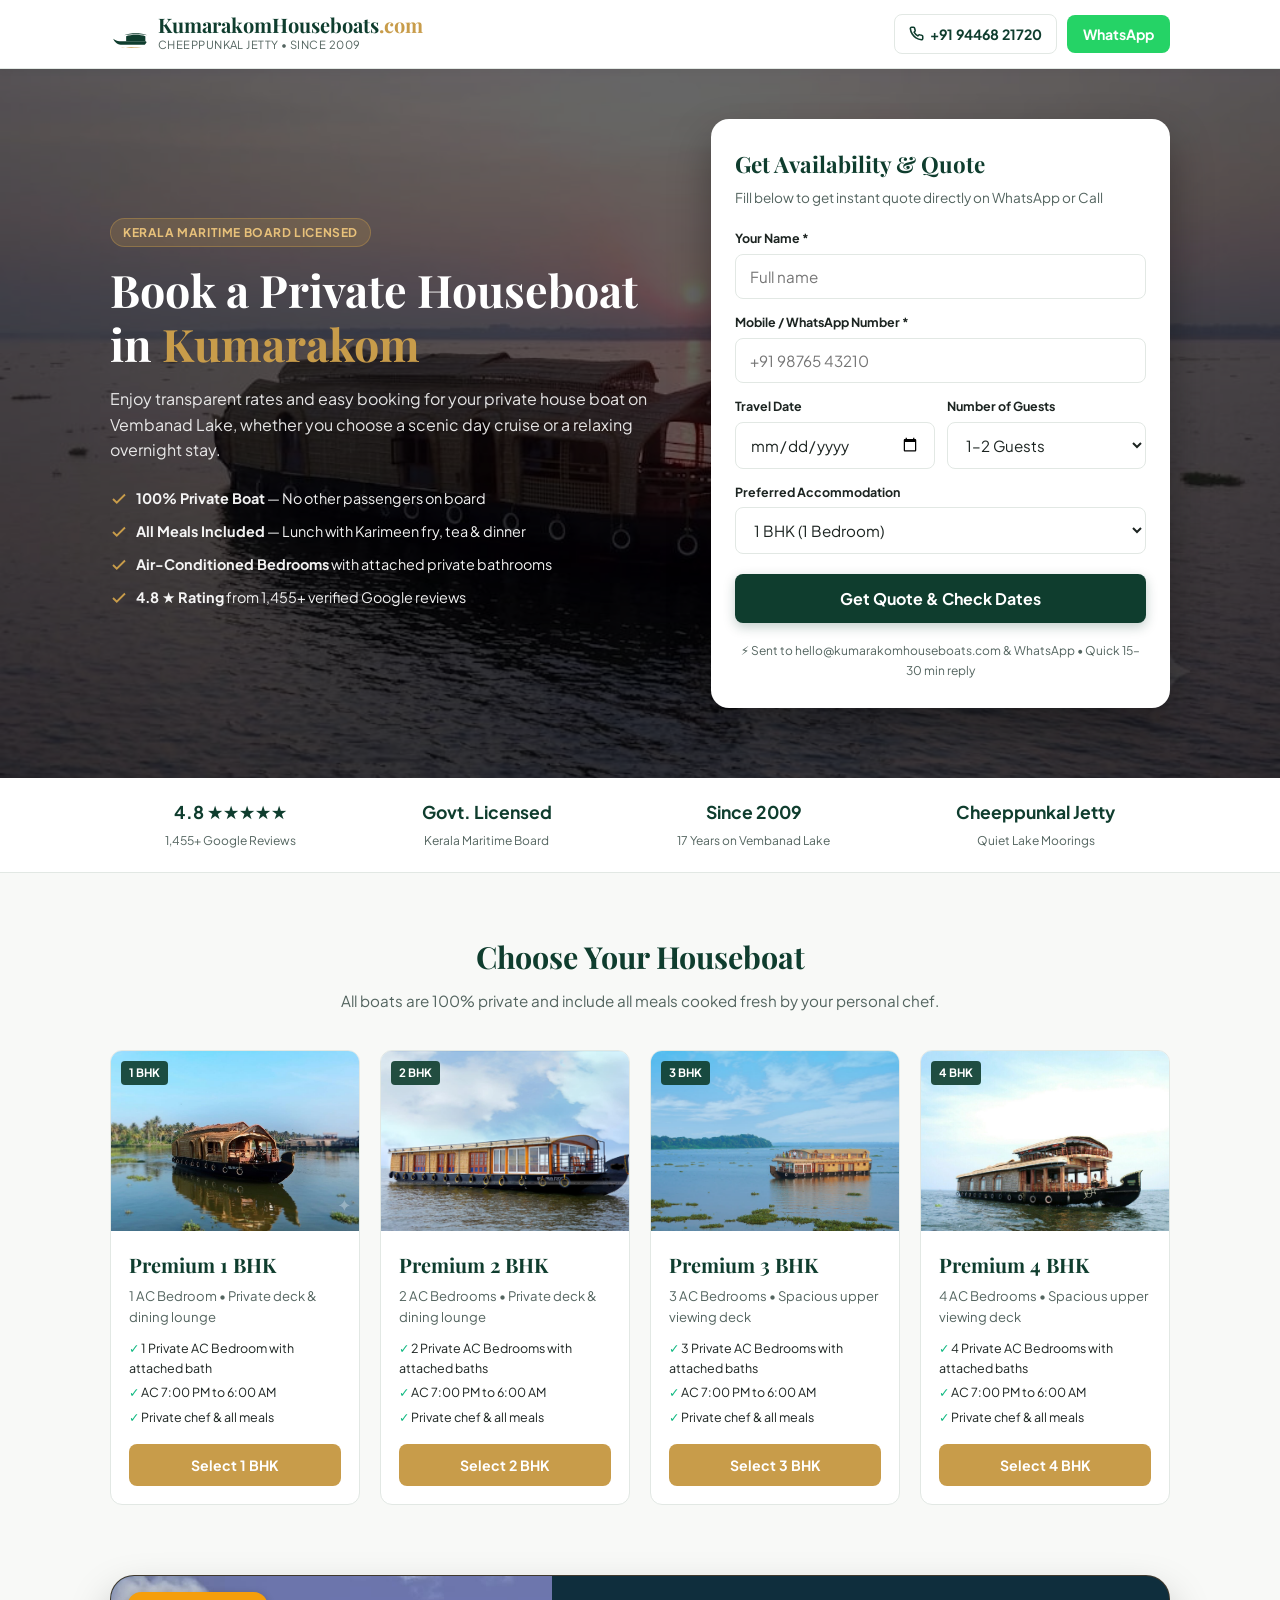
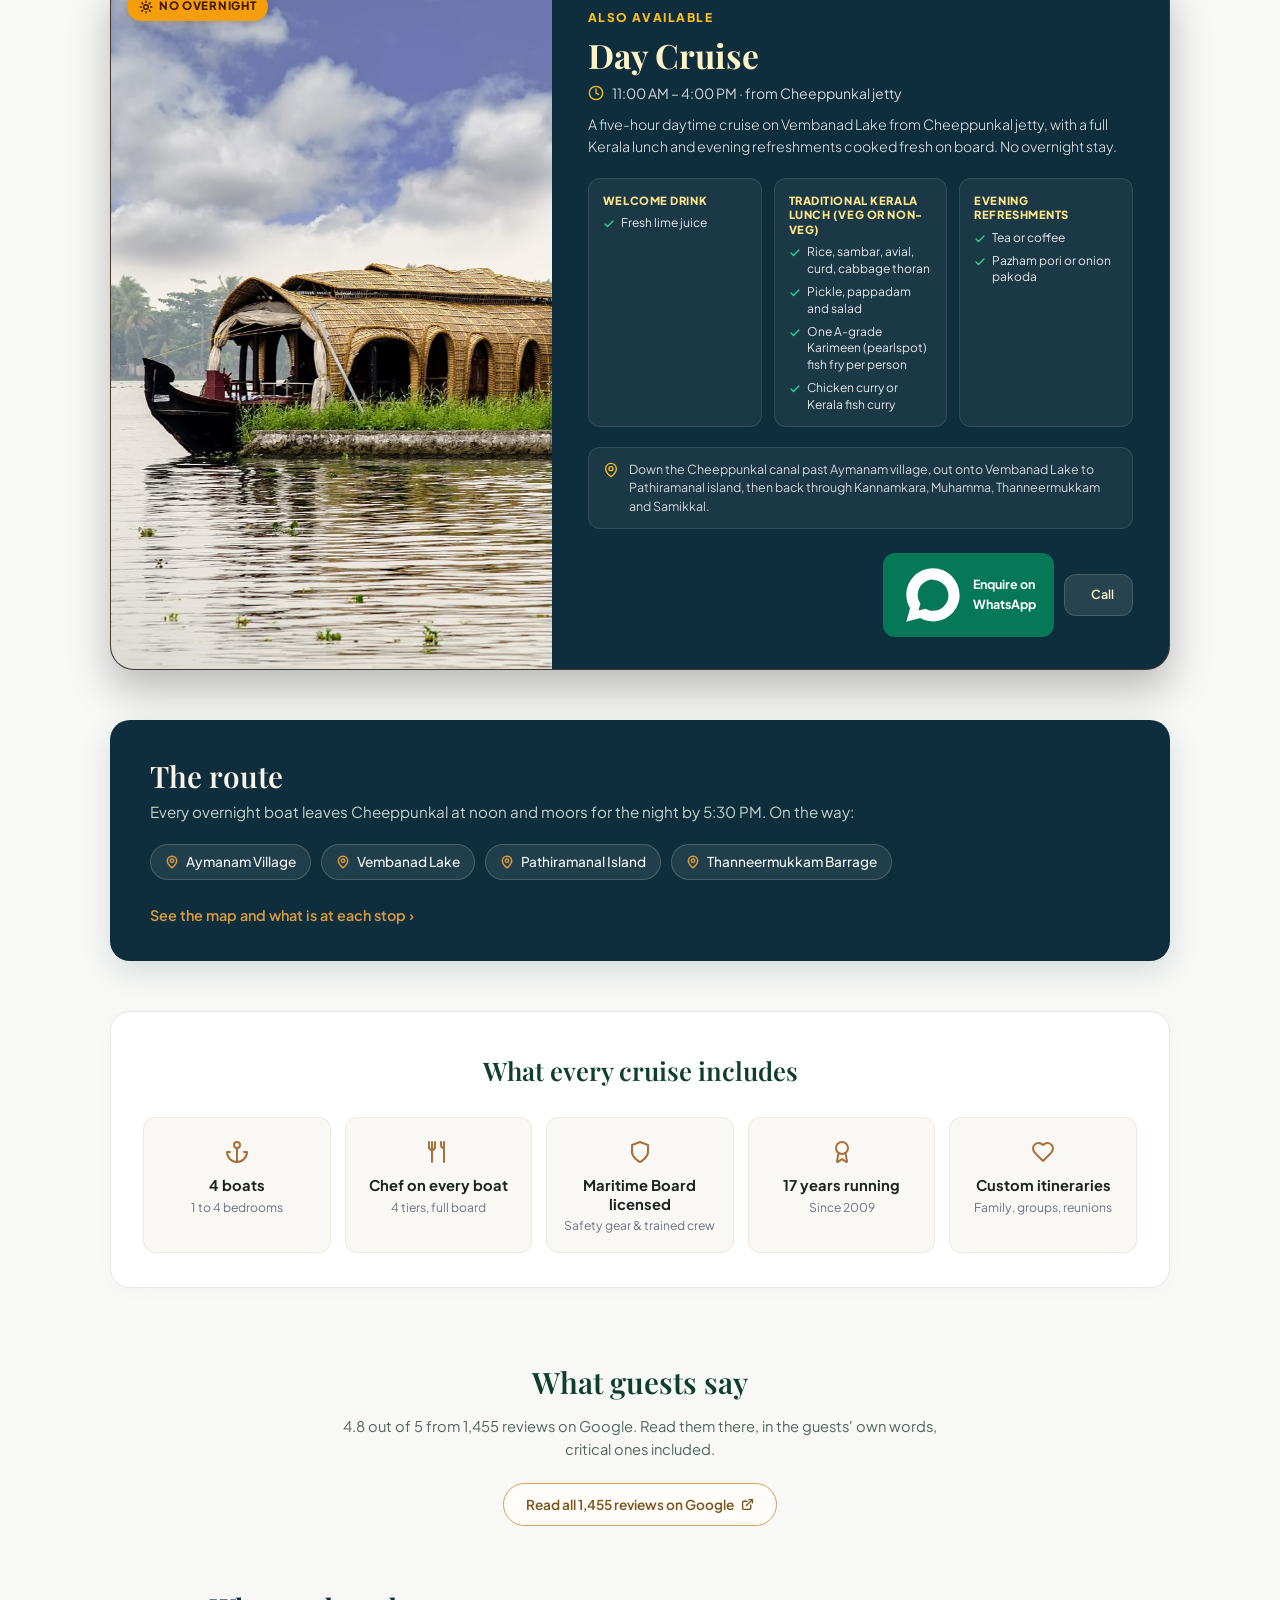
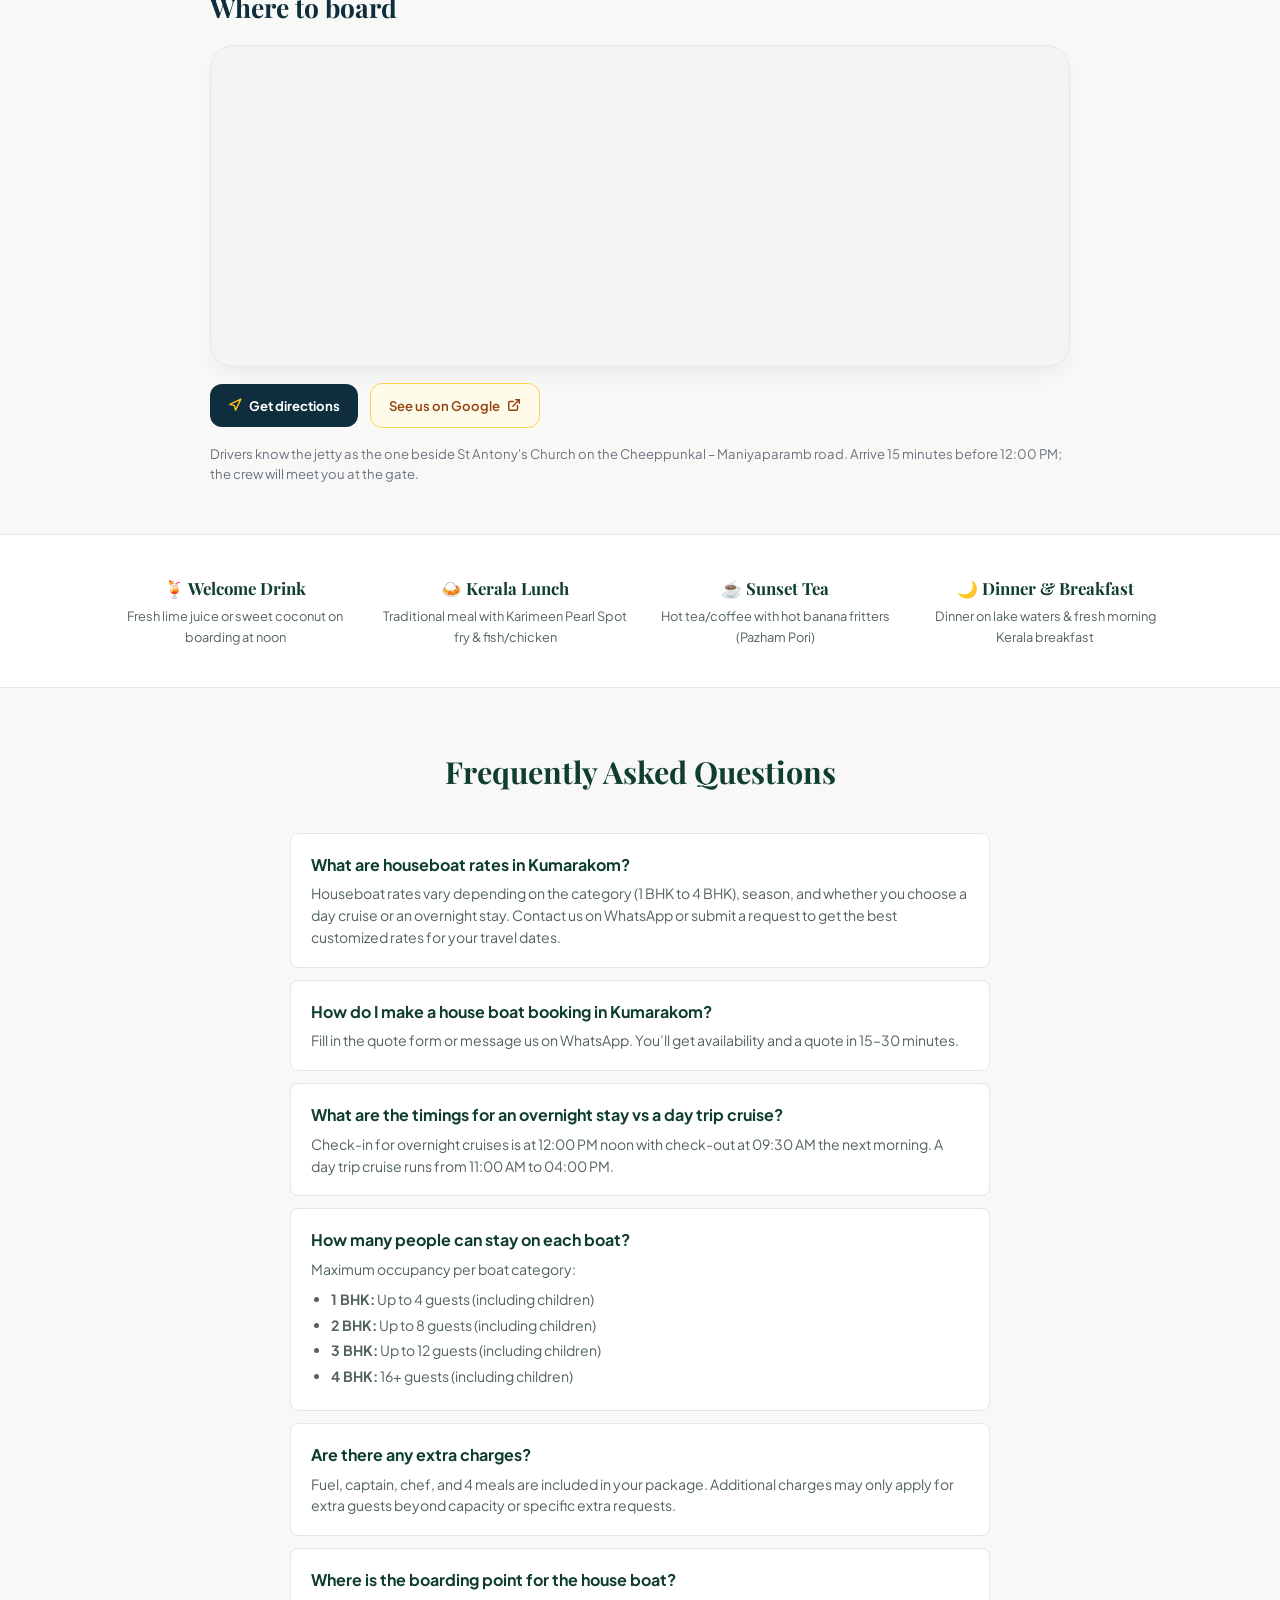
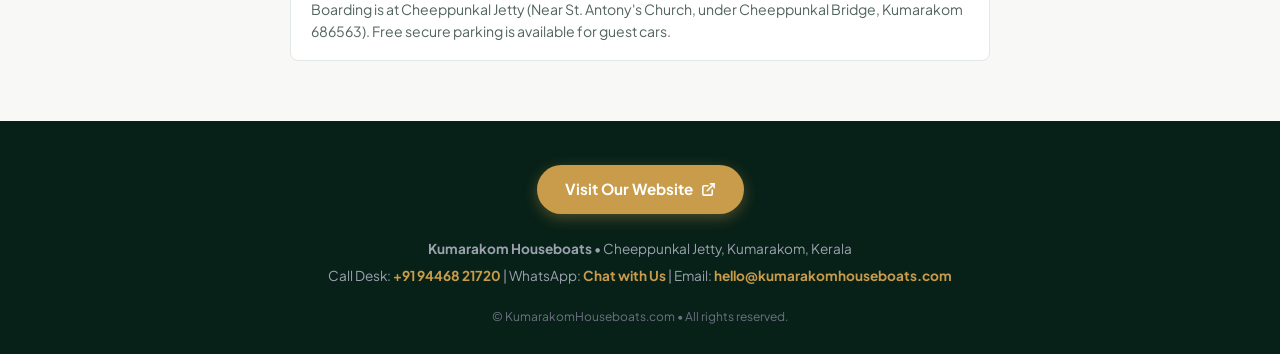
<file: index.html>
<!DOCTYPE html>
<html lang="en">
<head>
  <meta charset="UTF-8">
  <meta name="viewport" content="width=device-width, initial-scale=1.0">
  <title>Kumarakom Houseboat Booking | Rates, Day Cruise &amp; Overnight Stay</title>
  <meta name="description" content="Book private houseboats in Kumarakom. 1–4 BHK options available for day cruise (11 AM–4 PM) and overnight stays. Chef and all meals included. Get an instant quote on WhatsApp.">
  <meta name="theme-color" content="#0F3D2E">

  <!-- OpenGraph -->
  <meta property="og:title" content="Kumarakom Houseboat Booking | Rates, Day Cruise &amp; Overnight Stay">
  <meta property="og:description" content="Book private houseboats in Kumarakom. 1–4 BHK options available for day cruise (11 AM–4 PM) and overnight stays. Chef and all meals included. Get an instant quote on WhatsApp.">
  <meta property="og:image" content="assets/images/hero-bg.jpg">

  <!-- Google Fonts -->
  <link rel="preconnect" href="https://fonts.googleapis.com">
  <link rel="preconnect" href="https://fonts.gstatic.com" crossorigin>
  <link href="https://fonts.googleapis.com/css2?family=Playfair+Display:wght@600;700&family=Plus+Jakarta+Sans:wght@400;500;600;700&display=swap" rel="stylesheet">

  <link rel="stylesheet" href="assets/css/styles.css">

  <!-- FAQPage Schema -->
  <script type="application/ld+json">
  {
    "@context": "https://schema.org",
    "@type": "FAQPage",
    "mainEntity": [
      {
        "@type": "Question",
        "name": "What are houseboat rates in Kumarakom?",
        "acceptedAnswer": {
          "@type": "Answer",
          "text": "Houseboat rates vary depending on the category (1 BHK to 4 BHK), season, and whether you choose a day cruise or an overnight stay. Contact us on WhatsApp or submit a request to get the best customized rates for your travel dates."
        }
      },
      {
        "@type": "Question",
        "name": "How do I make a house boat booking in Kumarakom?",
        "acceptedAnswer": {
          "@type": "Answer",
          "text": "Fill in the quote form or message us on WhatsApp. You’ll get availability and a quote in 15–30 minutes."
        }
      },
      {
        "@type": "Question",
        "name": "What are the timings for an overnight stay vs a day trip cruise?",
        "acceptedAnswer": {
          "@type": "Answer",
          "text": "Check-in for overnight cruises is at 12:00 PM noon with check-out at 09:30 AM the next morning. A day trip cruise runs from 11:00 AM to 04:00 PM."
        }
      },
      {
        "@type": "Question",
        "name": "How many people can stay on each boat?",
        "acceptedAnswer": {
          "@type": "Answer",
          "text": "1 BHK: Up to 4 guests (including children)\n2 BHK: Up to 8 guests (including children)\n3 BHK: Up to 12 guests (including children)\n4 BHK: 16+ guests (including children)"
        }
      },
      {
        "@type": "Question",
        "name": "Are there any extra charges?",
        "acceptedAnswer": {
          "@type": "Answer",
          "text": "Fuel, captain, chef, and 4 meals are included in your package. Additional charges may only apply for extra guests beyond capacity or specific extra requests."
        }
      },
      {
        "@type": "Question",
        "name": "Where is the boarding point for the house boat?",
        "acceptedAnswer": {
          "@type": "Answer",
          "text": "Boarding is at Cheeppunkal Jetty (Near St. Antony's Church, under Cheeppunkal Bridge, Kumarakom 686563). Free secure parking is available for guest cars."
        }
      }
    ]
  }
  </script>
</head>
<body>

  <!-- Header -->
  <header class="header">
    <div class="container header-inner">
      <div class="brand">
        <svg class="brand-icon" viewBox="0 0 60 50" fill="none" xmlns="http://www.w3.org/2000/svg" aria-hidden="true">
          <path d="M5 32.4C8.4 34.6 11.4 35.9 14.8 36.5H55.9C57.1 36.5 57.8 37.4 57.5 38.7L54.9 42H19.5C12.6 42 7.2 38.2 5 32.4Z" fill="#0F3D2E"/>
          <path fill-rule="evenodd" clip-rule="evenodd" d="M25.5 36.5V28.6C33 25.4 48.5 25.4 55.8 28.6V36.5H25.5Z" fill="#0F3D2E"/>
          <path d="M22.6 27C32 22.9 49 22.9 58.7 27C49 24.7 32 24.7 22.6 27Z" fill="#0F3D2E"/>
          <path d="M16.5 45.6C25.34 45.96 41.66 45.96 50.5 45.6C41.66 47.36 25.34 47.36 16.5 45.6Z" fill="#C89C4A"/>
        </svg>
        <div>
          <div class="brand-name">KumarakomHouseboats<span>.com</span></div>
          <div class="brand-tag">Cheeppunkal Jetty • Since 2009</div>
        </div>
      </div>

      <div class="header-actions">
        <a href="tel:+919446821720" class="btn-header-call" aria-label="Call booking desk at +91 94468 21720">
          <svg width="15" height="15" viewBox="0 0 24 24" fill="none" stroke="currentColor" stroke-width="2.5" stroke-linecap="round" stroke-linejoin="round" aria-hidden="true"><path d="M22 16.92v3a2 2 0 0 1-2.18 2 19.79 19.79 0 0 1-8.63-3.07 19.5 19.5 0 0 1-6-6 19.79 19.79 0 0 1-3.07-8.67A2 2 0 0 1 4.11 2h3a2 2 0 0 1 2 1.72 12.84 12.84 0 0 0 .7 2.81 2 2 0 0 1-.45 2.11L8.09 9.91a16 16 0 0 0 6 6l1.27-1.27a2 2 0 0 1 2.11-.45 12.84 12.84 0 0 0 2.81.7A2 2 0 0 1 22 16.92z"/></svg>
          <span>+91 94468 21720</span>
        </a>
        <a href="https://wa.me/919446821720?text=Hello%20Kumarakom%20Houseboats%2C%20I%20would%20like%20to%20enquire%20about%20a%20houseboat%20cruise." target="_blank" rel="noopener noreferrer" class="btn-header-wa">
          WhatsApp
        </a>
      </div>
    </div>
  </header>

  <!-- Hero with Simple Lead Form -->
  <section class="hero" id="lead-section">
    <div class="hero-bg">
      <img src="assets/images/hero-bg.jpg" alt="Houseboat in Kumarakom backwaters" fetchpriority="high">
    </div>

    <div class="container hero-content-wrap">
      <!-- Left: Value Prop -->
      <div>
        <span class="hero-badge">Kerala Maritime Board Licensed</span>
        <h1 class="hero-title">Book a Private Houseboat in <span>Kumarakom</span></h1>
        <p class="hero-desc">
          Enjoy transparent rates and easy booking for your private house boat on Vembanad Lake, whether you choose a scenic day cruise or a relaxing overnight stay.
        </p>

        <div class="hero-points">
          <div class="hero-point">
            <svg width="18" height="18" viewBox="0 0 24 24" fill="none" stroke="currentColor" stroke-width="2.5"><polyline points="20 6 9 17 4 12"/></svg>
            <span><strong>100% Private Boat</strong> — No other passengers on board</span>
          </div>
          <div class="hero-point">
            <svg width="18" height="18" viewBox="0 0 24 24" fill="none" stroke="currentColor" stroke-width="2.5"><polyline points="20 6 9 17 4 12"/></svg>
            <span><strong>All Meals Included</strong> — Lunch with Karimeen fry, tea & dinner</span>
          </div>
          <div class="hero-point">
            <svg width="18" height="18" viewBox="0 0 24 24" fill="none" stroke="currentColor" stroke-width="2.5"><polyline points="20 6 9 17 4 12"/></svg>
            <span><strong>Air-Conditioned Bedrooms</strong> with attached private bathrooms</span>
          </div>
          <div class="hero-point">
            <svg width="18" height="18" viewBox="0 0 24 24" fill="none" stroke="currentColor" stroke-width="2.5"><polyline points="20 6 9 17 4 12"/></svg>
            <span><strong>4.8 ★ Rating</strong> from 1,455+ verified Google reviews</span>
          </div>
        </div>
      </div>

      <!-- Right: Simple Lead Form -->
      <div class="lead-box">
        <h2 class="lead-box-title">Get Availability & Quote</h2>
        <p class="lead-box-subtitle">Fill below to get instant quote directly on WhatsApp or Call</p>

        <form id="lead-form" action="https://formsubmit.co/hello@kumarakomhouseboats.com" method="POST" class="simple-form">
          <input type="hidden" name="_subject" value="New Houseboat Enquiry - Kumarakom Houseboats">
          <input type="hidden" name="_template" value="table">
          <input type="hidden" name="_captcha" value="false">
          <input type="hidden" name="_next" value="https://kumarakomhouseboats.com/success.html">

          <div class="input-group">
            <label for="guest-name" class="input-label">Your Name *</label>
            <input type="text" id="guest-name" name="name" class="input-field" placeholder="Full name" required>
          </div>

          <div class="input-group">
            <label for="guest-phone" class="input-label">Mobile / WhatsApp Number *</label>
            <input type="tel" id="guest-phone" name="phone" class="input-field" placeholder="+91 98765 43210" required>
          </div>

          <div class="form-row">
            <div class="input-group">
              <label for="travel-date" class="input-label">Travel Date</label>
              <input type="date" id="travel-date" name="travel_date" class="input-field">
            </div>

            <div class="input-group">
              <label for="guest-count" class="input-label">Number of Guests</label>
              <select id="guest-count" name="guests" class="input-field">
                <option value="1–2 Guests">1–2 Guests</option>
                <option value="3–4 Guests">3–4 Guests</option>
                <option value="5–6 Guests">5–6 Guests</option>
                <option value="7–10 Guests">7–10 Guests</option>
                <option value="10+ Guests">10+ Guests</option>
              </select>
            </div>
          </div>

          <div class="input-group">
            <label for="boat-choice" class="input-label">Preferred Accommodation</label>
            <select id="boat-choice" name="boat" class="input-field">
              <option value="1 BHK (1 Bedroom)">1 BHK (1 Bedroom)</option>
              <option value="2 BHK (2 Bedrooms)">2 BHK (2 Bedrooms)</option>
              <option value="3 BHK (3 Bedrooms)">3 BHK (3 Bedrooms)</option>
              <option value="4 BHK (4 Bedrooms)">4 BHK (4 Bedrooms)</option>
              <option value="Day Cruise (11 AM – 4 PM)">Day Cruise (11 AM to 4 PM)</option>
            </select>
          </div>

          <button type="submit" class="btn-submit">
            Get Quote & Check Dates
          </button>

          <p class="form-privacy-note">
            ⚡ Sent to hello@kumarakomhouseboats.com & WhatsApp • Quick 15–30 min reply
          </p>
        </form>
      </div>
    </div>
  </section>

  <!-- Trust Bar -->
  <section class="trust-bar">
    <div class="container trust-flex">
      <div class="trust-metric">
        <strong>4.8 ★★★★★</strong>
        <span>1,455+ Google Reviews</span>
      </div>
      <div class="trust-metric">
        <strong>Govt. Licensed</strong>
        <span>Kerala Maritime Board</span>
      </div>
      <div class="trust-metric">
        <strong>Since 2009</strong>
        <span>17 Years on Vembanad Lake</span>
      </div>
      <div class="trust-metric">
        <strong>Cheeppunkal Jetty</strong>
        <span>Quiet Lake Moorings</span>
      </div>
    </div>
  </section>

  <!-- Simple Fleet Section -->
  <section class="simple-section" id="fleet">
    <div class="container">
      <div class="section-head">
        <h2>Choose Your Houseboat</h2>
        <p>All boats are 100% private and include all meals cooked fresh by your personal chef.</p>
      </div>

      <div class="fleet-cards">
        <!-- 1 BHK -->
        <div class="card">
          <div class="card-img">
            <img src="assets/images/1-bhk-houseboat.jpg" alt="1 BHK Houseboat" loading="lazy">
            <span class="card-badge">1 BHK</span>
          </div>
          <div class="card-body">
            <h3 class="card-title">Premium 1 BHK</h3>
            <p class="card-desc">1 AC Bedroom • Private deck & dining lounge</p>
            <ul class="card-features">
              <li>1 Private AC Bedroom with attached bath</li>
              <li>AC 7:00 PM to 6:00 AM</li>
              <li>Private chef & all meals</li>
            </ul>
            <button type="button" class="btn-select" onclick="openLeadModal('Premium 1 BHK', '1 BHK', '1–2 Guests')">
              Select 1 BHK
            </button>
          </div>
        </div>

        <!-- 2 BHK -->
        <div class="card">
          <div class="card-img">
            <img src="assets/images/2-bhk-houseboat.jpg" alt="2 BHK Houseboat" loading="lazy">
            <span class="card-badge">2 BHK</span>
          </div>
          <div class="card-body">
            <h3 class="card-title">Premium 2 BHK</h3>
            <p class="card-desc">2 AC Bedrooms • Private deck & dining lounge</p>
            <ul class="card-features">
              <li>2 Private AC Bedrooms with attached baths</li>
              <li>AC 7:00 PM to 6:00 AM</li>
              <li>Private chef & all meals</li>
            </ul>
            <button type="button" class="btn-select" onclick="openLeadModal('Premium 2 BHK', '2 BHK', '3–4 Guests')">
              Select 2 BHK
            </button>
          </div>
        </div>

        <!-- 3 BHK -->
        <div class="card">
          <div class="card-img">
            <img src="assets/images/3-bhk-houseboat.jpg" alt="3 BHK Houseboat" loading="lazy">
            <span class="card-badge">3 BHK</span>
          </div>
          <div class="card-body">
            <h3 class="card-title">Premium 3 BHK</h3>
            <p class="card-desc">3 AC Bedrooms • Spacious upper viewing deck</p>
            <ul class="card-features">
              <li>3 Private AC Bedrooms with attached baths</li>
              <li>AC 7:00 PM to 6:00 AM</li>
              <li>Private chef & all meals</li>
            </ul>
            <button type="button" class="btn-select" onclick="openLeadModal('Premium 3 BHK', '3 BHK', '5–6 Guests')">
              Select 3 BHK
            </button>
          </div>
        </div>

        <!-- 4 BHK -->
        <div class="card">
          <div class="card-img">
            <img src="assets/images/4-bhk-houseboat.jpg" alt="4 BHK Houseboat" loading="lazy">
            <span class="card-badge">4 BHK</span>
          </div>
          <div class="card-body">
            <h3 class="card-title">Premium 4 BHK</h3>
            <p class="card-desc">4 AC Bedrooms • Spacious upper viewing deck</p>
            <ul class="card-features">
              <li>4 Private AC Bedrooms with attached baths</li>
              <li>AC 7:00 PM to 6:00 AM</li>
              <li>Private chef & all meals</li>
            </ul>
            <button type="button" class="btn-select" onclick="openLeadModal('Premium 4 BHK', '4 BHK', '7–10 Guests')">
              Select 4 BHK
            </button>
          </div>
        </div>
      </div>
    </div>
  </section>

  <!-- Day Cruise Section -->
  <section class="day-cruise-section" id="day-cruise">
    <div class="container">
      <div class="day-cruise-card">
        <!-- Image Column -->
        <div class="day-cruise-img-col">
          <img src="assets/images/day-cruise.jpg" alt="A Kerala houseboat cruising Vembanad Lake in daylight" class="day-cruise-img" loading="lazy">
          <span class="day-cruise-badge">
            <svg viewBox="0 0 24 24" fill="none" stroke="currentColor" stroke-width="2.5" stroke-linecap="round" stroke-linejoin="round" aria-hidden="true"><circle cx="12" cy="12" r="4"/><path d="M12 2v2"/><path d="M12 20v2"/><path d="m4.93 4.93 1.41 1.41"/><path d="m17.66 17.66 1.41 1.41"/><path d="M2 12h2"/><path d="M20 12h2"/><path d="m6.34 17.66-1.41 1.41"/><path d="m19.07 4.93-1.41 1.41"/></svg>
            No overnight
          </span>
        </div>

        <!-- Content Column -->
        <div class="day-cruise-content">
          <div class="day-cruise-head">
            <span class="day-cruise-eyebrow">Also available</span>
            <h2 class="day-cruise-title">Day Cruise</h2>
            <p class="day-cruise-timing">
              <svg viewBox="0 0 24 24" fill="none" stroke="currentColor" stroke-width="2" stroke-linecap="round" stroke-linejoin="round" aria-hidden="true"><circle cx="12" cy="12" r="10"/><polyline points="12 6 12 12 16 14"/></svg>
              <span>11:00 AM – 4:00 PM · from Cheeppunkal jetty</span>
            </p>
            <p class="day-cruise-summary">
              A five-hour daytime cruise on Vembanad Lake from Cheeppunkal jetty, with a full Kerala lunch and evening refreshments cooked fresh on board. No overnight stay.
            </p>
          </div>

          <!-- Inclusions Grid -->
          <div class="day-cruise-inclusions-grid">
            <div class="day-cruise-inc-card">
              <span class="day-cruise-inc-heading">Welcome drink</span>
              <ul class="day-cruise-inc-list">
                <li>
                  <svg viewBox="0 0 24 24" fill="none" stroke="currentColor" stroke-width="2.5" stroke-linecap="round" stroke-linejoin="round" aria-hidden="true"><polyline points="20 6 9 17 4 12"/></svg>
                  <span>Fresh lime juice</span>
                </li>
              </ul>
            </div>

            <div class="day-cruise-inc-card">
              <span class="day-cruise-inc-heading">Traditional Kerala lunch (veg or non-veg)</span>
              <ul class="day-cruise-inc-list">
                <li>
                  <svg viewBox="0 0 24 24" fill="none" stroke="currentColor" stroke-width="2.5" stroke-linecap="round" stroke-linejoin="round" aria-hidden="true"><polyline points="20 6 9 17 4 12"/></svg>
                  <span>Rice, sambar, avial, curd, cabbage thoran</span>
                </li>
                <li>
                  <svg viewBox="0 0 24 24" fill="none" stroke="currentColor" stroke-width="2.5" stroke-linecap="round" stroke-linejoin="round" aria-hidden="true"><polyline points="20 6 9 17 4 12"/></svg>
                  <span>Pickle, pappadam and salad</span>
                </li>
                <li>
                  <svg viewBox="0 0 24 24" fill="none" stroke="currentColor" stroke-width="2.5" stroke-linecap="round" stroke-linejoin="round" aria-hidden="true"><polyline points="20 6 9 17 4 12"/></svg>
                  <span>One A-grade Karimeen (pearlspot) fish fry per person</span>
                </li>
                <li>
                  <svg viewBox="0 0 24 24" fill="none" stroke="currentColor" stroke-width="2.5" stroke-linecap="round" stroke-linejoin="round" aria-hidden="true"><polyline points="20 6 9 17 4 12"/></svg>
                  <span>Chicken curry or Kerala fish curry</span>
                </li>
              </ul>
            </div>

            <div class="day-cruise-inc-card">
              <span class="day-cruise-inc-heading">Evening refreshments</span>
              <ul class="day-cruise-inc-list">
                <li>
                  <svg viewBox="0 0 24 24" fill="none" stroke="currentColor" stroke-width="2.5" stroke-linecap="round" stroke-linejoin="round" aria-hidden="true"><polyline points="20 6 9 17 4 12"/></svg>
                  <span>Tea or coffee</span>
                </li>
                <li>
                  <svg viewBox="0 0 24 24" fill="none" stroke="currentColor" stroke-width="2.5" stroke-linecap="round" stroke-linejoin="round" aria-hidden="true"><polyline points="20 6 9 17 4 12"/></svg>
                  <span>Pazham pori or onion pakoda</span>
                </li>
              </ul>
            </div>
          </div>

          <!-- Route Summary Strip -->
          <div class="day-cruise-route">
            <svg viewBox="0 0 24 24" fill="none" stroke="currentColor" stroke-width="2" stroke-linecap="round" stroke-linejoin="round" aria-hidden="true"><path d="M20 10c0 6-8 12-8 12s-8-6-8-12a8 8 0 0 1 16 0Z"/><circle cx="12" cy="10" r="3"/></svg>
            <span>Down the Cheeppunkal canal past Aymanam village, out onto Vembanad Lake to Pathiramanal island, then back through Kannamkara, Muhamma, Thanneermukkam and Samikkal.</span>
          </div>

          <!-- Actions Footer -->
          <div class="day-cruise-footer">
            <div class="day-cruise-actions">
              <a href="https://wa.me/919446821720?text=Hello%20Kumarakom%20Houseboats%2C%20I%20would%20like%20to%20book%20the%20Day%20Cruise%20(1%20Bedroom%20Premium%20Non-AC).%20Timing%3A%2011%3A00%20AM%20%E2%80%93%204%3A00%20PM." target="_blank" rel="noopener noreferrer" class="btn-day-wa">
                <svg viewBox="0 0 24 24" fill="currentColor" aria-hidden="true"><path d="M12.031 6.172c-3.181 0-5.767 2.586-5.768 5.766-.001 1.298.38 2.27 1.019 3.287l-.711 2.598 2.669-.699c.969.54 1.761.814 2.791.814 3.181 0 5.768-2.587 5.768-5.766 0-3.18-2.586-5.766-5.768-5.766zm9.969 5.766c0 5.503-4.467 9.97-9.969 9.97-1.745 0-3.385-.453-4.818-1.246l-5.213 1.366 1.39-5.083c-.89-1.488-1.39-3.23-1.39-5.007 0-5.503 4.467-9.97 9.969-9.97 5.502 0 9.969 4.467 9.969 9.97z"/></svg>
                <span>Enquire on WhatsApp</span>
              </a>
              <a href="tel:+919446821720" class="btn-day-call">
                <svg viewBox="0 0 24 24" fill="none" stroke="currentColor" stroke-width="2" stroke-linecap="round" stroke-linejoin="round" aria-hidden="true"><path d="M22 16.92v3a2 2 0 0 1-2.18 2 19.79 19.79 0 0 1-8.63-3.07 19.5 19.5 0 0 1-6-6 19.79 19.79 0 0 1-3.07-8.67A2 2 0 0 1 4.11 2h3a2 2 0 0 1 2 1.72 12.84 12.84 0 0 0 .7 2.81 2 2 0 0 1-.45 2.11L8.09 9.91a16 16 0 0 0 6 6l1.27-1.27a2 2 0 0 1 2.11-.45 12.84 12.84 0 0 0 2.81.7A2 2 0 0 1 22 16.92z"/></svg>
                <span>Call</span>
              </a>
            </div>
          </div>
        </div>
      </div>
    </div>
  </section>

  <!-- The Route Section -->
  <section class="route-section">
    <div class="container">
      <div class="route-card">
        <h2 class="route-title">The route</h2>
        <p class="route-desc">Every overnight boat leaves Cheeppunkal at noon and moors for the night by 5:30 PM. On the way:</p>
        <div class="route-stops">
          <span class="route-stop-pill">
            <svg width="14" height="14" viewBox="0 0 24 24" fill="none" stroke="#D99C3D" stroke-width="2.5" stroke-linecap="round" stroke-linejoin="round"><path d="M20 10c0 6-8 12-8 12s-8-6-8-12a8 8 0 0 1 16 0Z"/><circle cx="12" cy="10" r="3"/></svg>
            Aymanam Village
          </span>
          <span class="route-stop-pill">
            <svg width="14" height="14" viewBox="0 0 24 24" fill="none" stroke="#D99C3D" stroke-width="2.5" stroke-linecap="round" stroke-linejoin="round"><path d="M20 10c0 6-8 12-8 12s-8-6-8-12a8 8 0 0 1 16 0Z"/><circle cx="12" cy="10" r="3"/></svg>
            Vembanad Lake
          </span>
          <span class="route-stop-pill">
            <svg width="14" height="14" viewBox="0 0 24 24" fill="none" stroke="#D99C3D" stroke-width="2.5" stroke-linecap="round" stroke-linejoin="round"><path d="M20 10c0 6-8 12-8 12s-8-6-8-12a8 8 0 0 1 16 0Z"/><circle cx="12" cy="10" r="3"/></svg>
            Pathiramanal Island
          </span>
          <span class="route-stop-pill">
            <svg width="14" height="14" viewBox="0 0 24 24" fill="none" stroke="#D99C3D" stroke-width="2.5" stroke-linecap="round" stroke-linejoin="round"><path d="M20 10c0 6-8 12-8 12s-8-6-8-12a8 8 0 0 1 16 0Z"/><circle cx="12" cy="10" r="3"/></svg>
            Thanneermukkam Barrage
          </span>
        </div>
        <a href="https://kumarakomhouseboats.com/route" target="_blank" rel="noopener noreferrer" class="route-link">
          See the map and what is at each stop ›
        </a>
      </div>
    </div>
  </section>

  <!-- Cruise Inclusions Overview -->
  <section class="cruise-inclusions-section">
    <div class="container">
      <div class="inclusions-overview-card">
        <h2 class="inclusions-overview-title">What every cruise includes</h2>
        <div class="overview-features-grid">
          <div class="overview-feature-box">
            <div class="overview-feature-icon">
              <svg width="24" height="24" viewBox="0 0 24 24" fill="none" stroke="#A96F3A" stroke-width="2" stroke-linecap="round" stroke-linejoin="round"><circle cx="12" cy="5" r="3"/><line x1="12" y1="22" x2="12" y2="8"/><path d="M5 12H2a10 10 0 0 0 20 0h-3"/></svg>
            </div>
            <strong class="overview-feature-title">4 boats</strong>
            <span class="overview-feature-sub">1 to 4 bedrooms</span>
          </div>

          <div class="overview-feature-box">
            <div class="overview-feature-icon">
              <svg width="24" height="24" viewBox="0 0 24 24" fill="none" stroke="#A96F3A" stroke-width="2" stroke-linecap="round" stroke-linejoin="round"><path d="M18 2v20M18 8a3 3 0 0 1-3-3V2M6 2v20M3 2v5a3 3 0 0 0 6 0V2"/></svg>
            </div>
            <strong class="overview-feature-title">Chef on every boat</strong>
            <span class="overview-feature-sub">4 tiers, full board</span>
          </div>

          <div class="overview-feature-box">
            <div class="overview-feature-icon">
              <svg width="24" height="24" viewBox="0 0 24 24" fill="none" stroke="#A96F3A" stroke-width="2" stroke-linecap="round" stroke-linejoin="round"><path d="M12 22s8-4 8-10V5l-8-3-8 3v7c0 6 8 10 8 10z"/></svg>
            </div>
            <strong class="overview-feature-title">Maritime Board licensed</strong>
            <span class="overview-feature-sub">Safety gear &amp; trained crew</span>
          </div>

          <div class="overview-feature-box">
            <div class="overview-feature-icon">
              <svg width="24" height="24" viewBox="0 0 24 24" fill="none" stroke="#A96F3A" stroke-width="2" stroke-linecap="round" stroke-linejoin="round"><circle cx="12" cy="8" r="6"/><path d="m15.48 12.89 1.51 8.53a.5.5 0 0 1-.81.47L12 19.2l-4.18 2.69a.5.5 0 0 1-.81-.47l1.51-8.53"/></svg>
            </div>
            <strong class="overview-feature-title">17 years running</strong>
            <span class="overview-feature-sub">Since 2009</span>
          </div>

          <div class="overview-feature-box">
            <div class="overview-feature-icon">
              <svg width="24" height="24" viewBox="0 0 24 24" fill="none" stroke="#A96F3A" stroke-width="2" stroke-linecap="round" stroke-linejoin="round"><path d="M19 14c1.49-1.46 3-3.21 3-5.5A5.5 5.5 0 0 0 16.5 3c-1.76 0-3 .5-4.5 2-1.5-1.5-2.74-2-4.5-2A5.5 5.5 0 0 0 2 8.5c0 2.3 1.5 4.05 3 5.5l7 7Z"/></svg>
            </div>
            <strong class="overview-feature-title">Custom itineraries</strong>
            <span class="overview-feature-sub">Family, groups, reunions</span>
          </div>
        </div>
      </div>
    </div>
  </section>

  <!-- What Guests Say Section -->
  <section class="guests-say-section">
    <div class="container text-center">
      <h2 class="guests-say-title">What guests say</h2>
      <p class="guests-say-desc">
        4.8 out of 5 from 1,455 reviews on Google. Read them there, in the guests' own words, critical ones included.
      </p>
      <a href="https://maps.google.com/?cid=6974055013025505089" target="_blank" rel="noopener noreferrer" class="btn-google-reviews">
        Read all 1,455 reviews on Google
        <svg width="13" height="13" viewBox="0 0 24 24" fill="none" stroke="currentColor" stroke-width="2.5" stroke-linecap="round" stroke-linejoin="round"><path d="M18 13v6a2 2 0 0 1-2 2H5a2 2 0 0 1-2-2V8a2 2 0 0 1 2-2h6"/><polyline points="15 3 21 3 21 9"/><line x1="10" y1="14" x2="21" y2="3"/></svg>
      </a>
    </div>
  </section>

  <!-- Where to Board Section -->
  <section class="boarding-section" id="boarding">
    <div class="container">
      <div class="boarding-wrapper">
        <h2 class="boarding-title">Where to board</h2>
        <div class="boarding-map-wrap">
          <iframe
            title="Map showing Cheeppunkal Jetty, Kumarakom"
            src="https://www.openstreetmap.org/export/embed.html?bbox=76.4198478%2C9.6284312%2C76.4398478%2C9.6484312&amp;layer=mapnik&amp;marker=9.6384312%2C76.4298478"
            class="boarding-map-iframe"
            loading="lazy"
            referrerpolicy="no-referrer-when-downgrade"
            allowfullscreen>
          </iframe>
        </div>
        <div class="boarding-actions">
          <a href="https://maps.app.goo.gl/832j3wQMrko96M438" target="_blank" rel="noopener noreferrer" class="btn-directions">
            <svg width="14" height="14" viewBox="0 0 24 24" fill="none" stroke="currentColor" stroke-width="2.5" stroke-linecap="round" stroke-linejoin="round" aria-hidden="true"><polygon points="3 11 22 2 13 21 11 13 3 11"/></svg>
            Get directions
          </a>
          <a href="https://maps.app.goo.gl/832j3wQMrko96M438" target="_blank" rel="noopener noreferrer" class="btn-google-map">
            See us on Google
            <svg width="14" height="14" viewBox="0 0 24 24" fill="none" stroke="currentColor" stroke-width="2.5" stroke-linecap="round" stroke-linejoin="round" aria-hidden="true"><path d="M18 13v6a2 2 0 0 1-2 2H5a2 2 0 0 1-2-2V8a2 2 0 0 1 2-2h6"/><polyline points="15 3 21 3 21 9"/><line x1="10" y1="14" x2="21" y2="3"/></svg>
          </a>
        </div>
        <p class="boarding-note">
          Drivers know the jetty as the one beside St Antony's Church on the Cheeppunkal – Maniyaparamb road. Arrive 15 minutes before 12:00 PM; the crew will meet you at the gate.
        </p>
      </div>
    </div>
  </section>

  <!-- Inclusions Strip -->
  <section class="inclusions-strip">
    <div class="container">
      <div class="inclusions-grid">
        <div class="inc-item">
          <h4>🍹 Welcome Drink</h4>
          <p>Fresh lime juice or sweet coconut on boarding at noon</p>
        </div>
        <div class="inc-item">
          <h4>🍛 Kerala Lunch</h4>
          <p>Traditional meal with Karimeen Pearl Spot fry & fish/chicken</p>
        </div>
        <div class="inc-item">
          <h4>☕ Sunset Tea</h4>
          <p>Hot tea/coffee with hot banana fritters (Pazham Pori)</p>
        </div>
        <div class="inc-item">
          <h4>🌙 Dinner & Breakfast</h4>
          <p>Dinner on lake waters & fresh morning Kerala breakfast</p>
        </div>
      </div>
    </div>
  </section>

  <!-- Frequently Asked Questions -->
  <section class="simple-section" id="faq">
    <div class="container">
      <div class="section-head">
        <h2>Frequently Asked Questions</h2>
      </div>

      <div class="simple-faq">
        <div class="faq-card">
          <h3>What are houseboat rates in Kumarakom?</h3>
          <p>Houseboat rates vary depending on the category (1 BHK to 4 BHK), season, and whether you choose a day cruise or an overnight stay. Contact us on WhatsApp or submit a request to get the best customized rates for your travel dates.</p>
        </div>

        <div class="faq-card">
          <h3>How do I make a house boat booking in Kumarakom?</h3>
          <p>Fill in the quote form or message us on WhatsApp. You’ll get availability and a quote in 15–30 minutes.</p>
        </div>

        <div class="faq-card">
          <h3>What are the timings for an overnight stay vs a day trip cruise?</h3>
          <p>Check-in for overnight cruises is at 12:00 PM noon with check-out at 09:30 AM the next morning. A day trip cruise runs from 11:00 AM to 04:00 PM.</p>
        </div>

        <div class="faq-card">
          <h3>How many people can stay on each boat?</h3>
          <p>Maximum occupancy per boat category:</p>
          <ul>
            <li><strong>1 BHK:</strong> Up to 4 guests (including children)</li>
            <li><strong>2 BHK:</strong> Up to 8 guests (including children)</li>
            <li><strong>3 BHK:</strong> Up to 12 guests (including children)</li>
            <li><strong>4 BHK:</strong> 16+ guests (including children)</li>
          </ul>
        </div>

        <div class="faq-card">
          <h3>Are there any extra charges?</h3>
          <p>Fuel, captain, chef, and 4 meals are included in your package. Additional charges may only apply for extra guests beyond capacity or specific extra requests.</p>
        </div>

        <div class="faq-card">
          <h3>Where is the boarding point for the house boat?</h3>
          <p>Boarding is at Cheeppunkal Jetty (Near St. Antony's Church, under Cheeppunkal Bridge, Kumarakom 686563). Free secure parking is available for guest cars.</p>
        </div>
      </div>
    </div>
  </section>

  <!-- Footer -->
  <footer class="footer">
    <div class="container">
      <div class="footer-website-cta">
        <a href="https://kumarakomhouseboats.com" target="_blank" rel="noopener noreferrer" class="btn-visit-website">
          <span>Visit Our Website</span>
          <svg width="15" height="15" viewBox="0 0 24 24" fill="none" stroke="currentColor" stroke-width="2.5" stroke-linecap="round" stroke-linejoin="round" aria-hidden="true"><path d="M18 13v6a2 2 0 0 1-2 2H5a2 2 0 0 1-2-2V8a2 2 0 0 1 2-2h6"/><polyline points="15 3 21 3 21 9"/><line x1="10" y1="14" x2="21" y2="3"/></svg>
        </a>
      </div>
      <div class="footer-contact">
        <p><strong>Kumarakom Houseboats</strong> • Cheeppunkal Jetty, Kumarakom, Kerala</p>
        <p style="margin-top: 6px;">
          Call Desk: <a href="tel:+919446821720">+91 94468 21720</a> | 
          WhatsApp: <a href="https://wa.me/919446821720" target="_blank">Chat with Us</a> | 
          Email: <a href="mailto:hello@kumarakomhouseboats.com">hello@kumarakomhouseboats.com</a>
        </p>
      </div>
      <p style="font-size:0.75rem; color:#6B7280;">
        © KumarakomHouseboats.com • All rights reserved.
      </p>
    </div>
  </footer>

  <!-- Sticky Mobile Bar -->
  <div class="mobile-bar">
    <a href="tel:+919446821720" class="mob-call">📞 Call</a>
    <a href="https://wa.me/919446821720?text=Hello%20Kumarakom%20Houseboats%2C%20I%20would%20like%20to%20enquire%20about%20a%20cruise." target="_blank" rel="noopener noreferrer" class="mob-wa">WhatsApp</a>
    <a href="#lead-section" class="mob-form">Get Quote</a>
  </div>

  <!-- Pop-Up Lead Collecting Modal -->
  <div class="modal-overlay" id="lead-modal" aria-hidden="true">
    <div class="modal-box" role="dialog" aria-modal="true" aria-labelledby="modal-title">
      <button type="button" class="modal-close" onclick="closeLeadModal()" aria-label="Close dialog">✕</button>

      <div class="modal-header">
        <span class="modal-badge" id="modal-badge">1 BHK</span>
        <h3 class="modal-title" id="modal-title">Book Premium 1 BHK</h3>
        <p class="modal-desc">Instant availability & quote sent to email & WhatsApp</p>
      </div>

      <form id="modal-lead-form" action="https://formsubmit.co/hello@kumarakomhouseboats.com" method="POST" class="simple-form">
        <input type="hidden" name="_subject" value="New Houseboat Modal Enquiry - Kumarakom Houseboats">
        <input type="hidden" name="_template" value="table">
        <input type="hidden" name="_captcha" value="false">
        <input type="hidden" name="_next" value="https://kumarakomhouseboats.com/success.html">
        <input type="hidden" id="modal-boat-choice" name="boat" value="Premium 1 BHK">

        <div class="input-group">
          <label for="modal-guest-name" class="input-label">Your Name *</label>
          <input type="text" id="modal-guest-name" name="name" class="input-field" placeholder="Full name" required>
        </div>

        <div class="input-group">
          <label for="modal-guest-phone" class="input-label">Mobile / WhatsApp Number *</label>
          <input type="tel" id="modal-guest-phone" name="phone" class="input-field" placeholder="+91 98765 43210" required>
        </div>

        <div class="form-row">
          <div class="input-group">
            <label for="modal-travel-date" class="input-label">Travel Date</label>
            <input type="date" id="modal-travel-date" name="travel_date" class="input-field">
          </div>

          <div class="input-group">
            <label for="modal-guest-count" class="input-label">Number of Guests</label>
            <select id="modal-guest-count" name="guests" class="input-field">
              <option value="1–2 Guests">1–2 Guests</option>
              <option value="3–4 Guests">3–4 Guests</option>
              <option value="5–6 Guests">5–6 Guests</option>
              <option value="7–10 Guests">7–10 Guests</option>
              <option value="10+ Guests">10+ Guests</option>
            </select>
          </div>
        </div>

        <button type="submit" class="btn-submit">
          Get Instant Quote
        </button>

        <p class="form-privacy-note">
          ⚡ Sent to hello@kumarakomhouseboats.com & WhatsApp • Quick 15–30 min reply
        </p>
      </form>
    </div>
  </div>

  <script src="assets/js/app.js"></script>
</body>
</html>
</file>
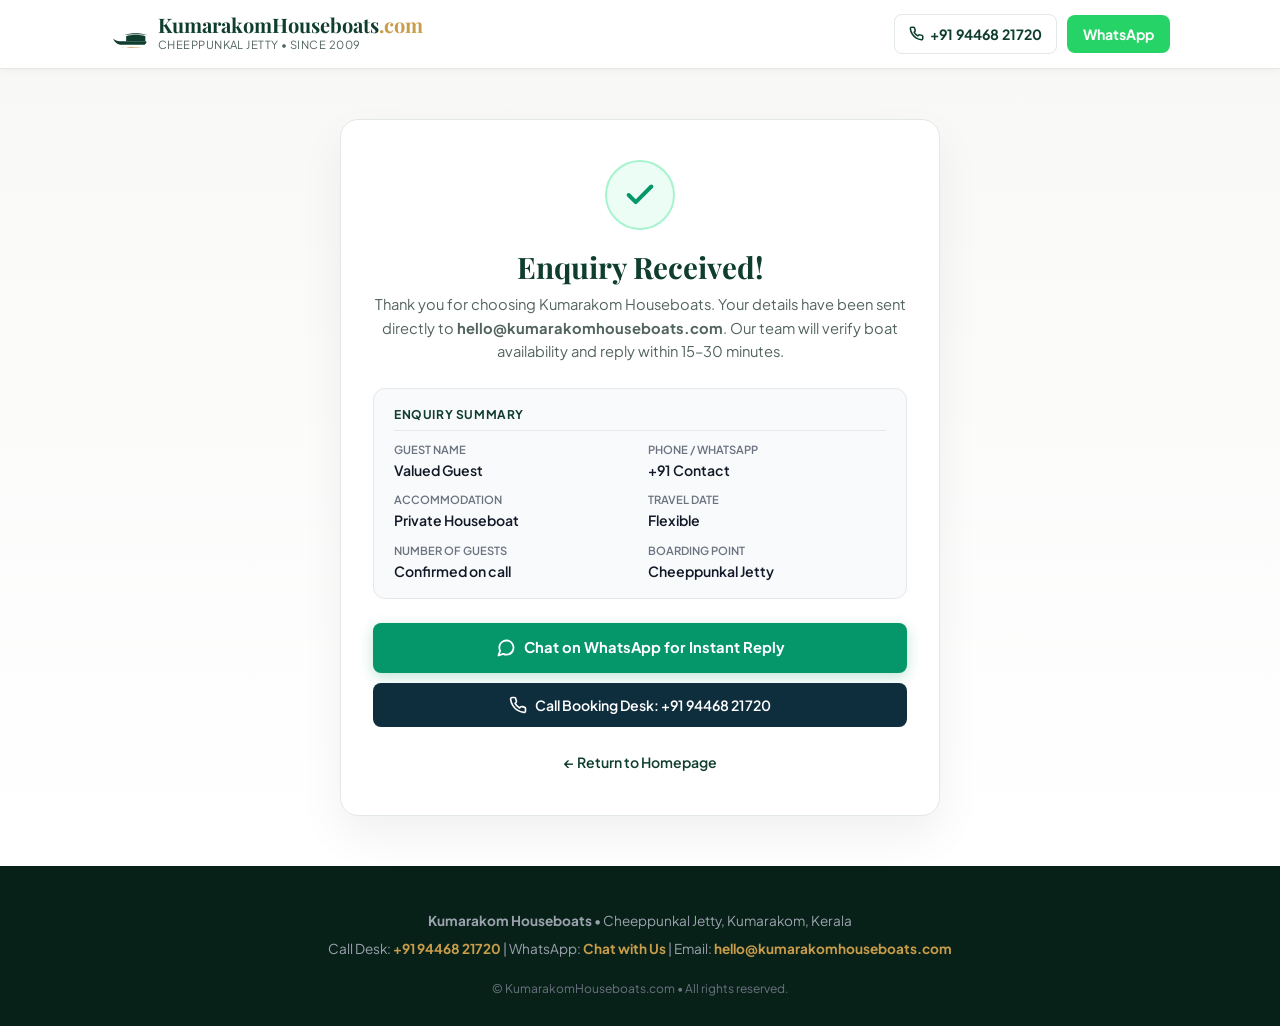
<file: success.html>
<!DOCTYPE html>
<html lang="en">
<head>
  <meta charset="UTF-8">
  <meta name="viewport" content="width=device-width, initial-scale=1.0">
  <title>Enquiry Received — Kumarakom Houseboats</title>
  <meta name="description" content="Thank you for your enquiry. Your details have been sent to our booking desk at hello@kumarakomhouseboats.com.">
  <meta name="theme-color" content="#0F3D2E">

  <!-- Google Fonts -->
  <link rel="preconnect" href="https://fonts.googleapis.com">
  <link rel="preconnect" href="https://fonts.gstatic.com" crossorigin>
  <link href="https://fonts.googleapis.com/css2?family=Playfair+Display:wght@600;700&family=Plus+Jakarta+Sans:wght@400;500;600;700&display=swap" rel="stylesheet">

  <link rel="stylesheet" href="assets/css/styles.css">
</head>
<body>

  <!-- Header -->
  <header class="header">
    <div class="container header-inner">
      <a href="index.html" class="brand" style="text-decoration:none; color:inherit;">
        <svg class="brand-icon" viewBox="0 0 60 50" fill="none" xmlns="http://www.w3.org/2000/svg" aria-hidden="true">
          <path d="M5 32.4C8.4 34.6 11.4 35.9 14.8 36.5H55.9C57.1 36.5 57.8 37.4 57.5 38.7L54.9 42H19.5C12.6 42 7.2 38.2 5 32.4Z" fill="#0F3D2E"/>
          <path fill-rule="evenodd" clip-rule="evenodd" d="M25.5 36.5V28.6C33 25.4 48.5 25.4 55.8 28.6V36.5H25.5Z" fill="#0F3D2E"/>
          <path d="M22.6 27C32 22.9 49 22.9 58.7 27C49 24.7 32 24.7 22.6 27Z" fill="#0F3D2E"/>
          <path d="M16.5 45.6C25.34 45.96 41.66 45.96 50.5 45.6C41.66 47.36 25.34 47.36 16.5 45.6Z" fill="#C89C4A"/>
        </svg>
        <div>
          <div class="brand-name">KumarakomHouseboats<span>.com</span></div>
          <div class="brand-tag">Cheeppunkal Jetty • Since 2009</div>
        </div>
      </a>

      <div class="header-actions">
        <a href="tel:+919446821720" class="btn-header-call" aria-label="Call booking desk at +91 94468 21720">
          <svg width="15" height="15" viewBox="0 0 24 24" fill="none" stroke="currentColor" stroke-width="2.5" stroke-linecap="round" stroke-linejoin="round" aria-hidden="true"><path d="M22 16.92v3a2 2 0 0 1-2.18 2 19.79 19.79 0 0 1-8.63-3.07 19.5 19.5 0 0 1-6-6 19.79 19.79 0 0 1-3.07-8.67A2 2 0 0 1 4.11 2h3a2 2 0 0 1 2 1.72 12.84 12.84 0 0 0 .7 2.81 2 2 0 0 1-.45 2.11L8.09 9.91a16 16 0 0 0 6 6l1.27-1.27a2 2 0 0 1 2.11-.45 12.84 12.84 0 0 0 2.81.7A2 2 0 0 1 22 16.92z"/></svg>
          <span>+91 94468 21720</span>
        </a>
        <a href="https://wa.me/919446821720?text=Hello%20Kumarakom%20Houseboats%2C%20I%20have%20submitted%20a%20booking%20enquiry." target="_blank" rel="noopener noreferrer" class="btn-header-wa">
          WhatsApp
        </a>
      </div>
    </div>
  </header>

  <!-- Success Confirmation Section -->
  <main class="success-section">
    <div class="success-card">
      <div class="success-icon-wrap" aria-hidden="true">
        <svg width="34" height="34" viewBox="0 0 24 24" fill="none" stroke="currentColor" stroke-width="2.8" stroke-linecap="round" stroke-linejoin="round">
          <polyline points="20 6 9 17 4 12"></polyline>
        </svg>
      </div>

      <h1 class="success-title" id="success-heading">Enquiry Received!</h1>
      <p class="success-subtitle" id="success-message">
        Thank you for choosing Kumarakom Houseboats. Your details have been sent directly to <strong>hello@kumarakomhouseboats.com</strong>. Our team will verify boat availability and reply within 15–30 minutes.
      </p>

      <!-- Enquiry Summary Box -->
      <div class="success-details-box" id="details-container">
        <div class="success-details-title">Enquiry Summary</div>
        <div class="success-details-grid">
          <div class="success-detail-item">
            <span class="success-detail-label">Guest Name</span>
            <span class="success-detail-value" id="val-name">Valued Guest</span>
          </div>
          <div class="success-detail-item">
            <span class="success-detail-label">Phone / WhatsApp</span>
            <span class="success-detail-value" id="val-phone">+91 Contact</span>
          </div>
          <div class="success-detail-item">
            <span class="success-detail-label">Accommodation</span>
            <span class="success-detail-value" id="val-boat">Private Houseboat</span>
          </div>
          <div class="success-detail-item">
            <span class="success-detail-label">Travel Date</span>
            <span class="success-detail-value" id="val-date">Flexible</span>
          </div>
          <div class="success-detail-item">
            <span class="success-detail-label">Number of Guests</span>
            <span class="success-detail-value" id="val-guests">Confirmed on call</span>
          </div>
          <div class="success-detail-item">
            <span class="success-detail-label">Boarding Point</span>
            <span class="success-detail-value">Cheeppunkal Jetty</span>
          </div>
        </div>
      </div>

      <!-- Action Buttons -->
      <div class="success-actions">
        <a id="btn-wa-priority" href="https://wa.me/919446821720" target="_blank" rel="noopener noreferrer" class="btn-success-wa">
          <svg width="20" height="20" viewBox="0 0 24 24" fill="none" stroke="currentColor" stroke-width="2.2" stroke-linecap="round" stroke-linejoin="round">
            <path d="M21 11.5a8.38 8.38 0 0 1-.9 3.8 8.5 8.5 0 0 1-7.6 4.7 8.38 8.38 0 0 1-3.8-.9L3 21l1.9-5.7a8.38 8.38 0 0 1-.9-3.8 8.5 8.5 0 0 1 4.7-7.6 8.38 8.38 0 0 1 3.8-.9h.5a8.48 8.48 0 0 1 8 8v.5z"></path>
          </svg>
          Chat on WhatsApp for Instant Reply
        </a>

        <a href="tel:+919446821720" class="btn-success-call">
          <svg width="18" height="18" viewBox="0 0 24 24" fill="none" stroke="currentColor" stroke-width="2.2" stroke-linecap="round" stroke-linejoin="round">
            <path d="M22 16.92v3a2 2 0 0 1-2.18 2 19.79 19.79 0 0 1-8.63-3.07 19.5 19.5 0 0 1-6-6 19.79 19.79 0 0 1-3.07-8.67A2 2 0 0 1 4.11 2h3a2 2 0 0 1 2 1.72 12.84 12.84 0 0 0 .7 2.81 2 2 0 0 1-.45 2.11L8.09 9.91a16 16 0 0 0 6 6l1.27-1.27a2 2 0 0 1 2.11-.45 12.84 12.84 0 0 0 2.81.7A2 2 0 0 1 22 16.92z"></path>
          </svg>
          Call Booking Desk: +91 94468 21720
        </a>
      </div>

      <a href="index.html" class="btn-back-home">
        ← Return to Homepage
      </a>
    </div>
  </main>

  <!-- Footer -->
  <footer class="footer">
    <div class="container">
      <div class="footer-contact">
        <p><strong>Kumarakom Houseboats</strong> • Cheeppunkal Jetty, Kumarakom, Kerala</p>
        <p style="margin-top: 6px;">
          Call Desk: <a href="tel:+919446821720">+91 94468 21720</a> | 
          WhatsApp: <a href="https://wa.me/919446821720" target="_blank">Chat with Us</a> | 
          Email: <a href="mailto:hello@kumarakomhouseboats.com">hello@kumarakomhouseboats.com</a>
        </p>
      </div>
      <p style="font-size:0.75rem; color:#6B7280;">
        © KumarakomHouseboats.com • All rights reserved.
      </p>
    </div>
  </footer>

  <script>
    (function() {
      const params = new URLSearchParams(window.location.search);
      const name = params.get('name') || '';
      const phone = params.get('phone') || '';
      const boat = params.get('boat') || '';
      const date = params.get('date') || '';
      const guests = params.get('guests') || '';

      if (name) {
        document.getElementById('success-heading').textContent = `Thanks, ${name.split(' ')[0]}!`;
        document.getElementById('val-name').textContent = name;
      }
      if (phone) document.getElementById('val-phone').textContent = phone;
      if (boat) document.getElementById('val-boat').textContent = boat;
      if (date) document.getElementById('val-date').textContent = date;
      if (guests) document.getElementById('val-guests').textContent = guests;

      // Build WhatsApp direct message link
      const text = `Hello Kumarakom Houseboats, I have submitted an enquiry:
• Name: ${name || 'Guest'}
• Phone: ${phone || ''}
• Boat: ${boat || 'Houseboat'}
• Date: ${date || 'Flexible'}
• Guests: ${guests || ''}

Please confirm availability and share quote.`;

      const waBtn = document.getElementById('btn-wa-priority');
      if (waBtn) {
        waBtn.href = `https://wa.me/919446821720?text=${encodeURIComponent(text)}`;
      }
    })();
  </script>
</body>
</html>
</file>
<file: assets/css/styles.css>
/* ==========================================================================
   Kumarakom Houseboats - Simplified Clean Lead Collection Landing Page
   ========================================================================== */

:root {
  --color-primary: #0F3D2E;
  --color-primary-dark: #082118;
  --color-gold: #C89C4A;
  --color-gold-hover: #b08535;
  --color-bg: #F8F9F7;
  --color-surface: #FFFFFF;
  --color-surface-soft: #F1F4F1;
  --color-text-main: #1C2421;
  --color-text-muted: #53645F;
  --color-border: #E2E8E4;
  --color-emerald: #10B981;

  --font-serif: "Playfair Display", Georgia, serif;
  --font-sans: "Plus Jakarta Sans", system-ui, -apple-system, BlinkMacSystemFont, "Segoe UI", Roboto, sans-serif;

  --radius-sm: 8px;
  --radius-md: 12px;
  --radius-lg: 18px;
  --radius-full: 9999px;

  --container-max: 1100px;
  --transition: all 0.2s ease-in-out;
}

*, *::before, *::after {
  box-sizing: border-box;
  margin: 0;
  padding: 0;
}

html {
  scroll-behavior: smooth;
  font-size: 16px;
}

body {
  font-family: var(--font-sans);
  background-color: var(--color-bg);
  color: var(--color-text-main);
  line-height: 1.6;
  padding-bottom: 70px;
}

@media (min-width: 768px) {
  body {
    padding-bottom: 0;
  }
}

img {
  max-width: 100%;
  height: auto;
  display: block;
}

a {
  color: inherit;
  text-decoration: none;
}

button {
  font-family: inherit;
  cursor: pointer;
  border: none;
  background: none;
}

input, select {
  font-family: inherit;
  font-size: 0.95rem;
}

.container {
  width: 100%;
  max-width: var(--container-max);
  margin: 0 auto;
  padding: 0 20px;
}

/* Header */
.header {
  background: #FFFFFF;
  border-bottom: 1px solid var(--color-border);
  position: sticky;
  top: 0;
  z-index: 50;
  box-shadow: 0 2px 8px rgba(0, 0, 0, 0.04);
}

.header-inner {
  display: flex;
  justify-content: space-between;
  align-items: center;
  height: 68px;
}

.brand {
  display: flex;
  align-items: center;
  gap: 10px;
}

.brand-icon {
  width: 38px;
  height: 38px;
}

.brand-name {
  font-family: var(--font-serif);
  font-size: 1.25rem;
  font-weight: 700;
  color: var(--color-primary);
  line-height: 1.1;
}

.brand-name span {
  color: var(--color-gold);
}

.brand-tag {
  font-size: 0.7rem;
  color: var(--color-text-muted);
  text-transform: uppercase;
  letter-spacing: 0.04em;
}

.header-actions {
  display: none;
  align-items: center;
  gap: 10px;
}

@media (min-width: 768px) {
  .header-actions {
    display: flex;
  }
}

.btn-header-call {
  display: inline-flex;
  align-items: center;
  gap: 6px;
  color: var(--color-primary);
  font-weight: 700;
  font-size: 0.88rem;
  padding: 8px 14px;
  border-radius: var(--radius-sm);
  border: 1px solid var(--color-border);
  transition: var(--transition);
}

.btn-header-call svg {
  color: var(--color-primary);
  flex-shrink: 0;
}

.btn-header-call:hover {
  background: var(--color-surface-soft);
}

.btn-header-wa {
  display: inline-flex;
  align-items: center;
  gap: 6px;
  background: #25D366;
  color: #FFFFFF;
  font-weight: 700;
  font-size: 0.88rem;
  padding: 8px 16px;
  border-radius: var(--radius-sm);
  transition: var(--transition);
}

.btn-header-wa:hover {
  background: #20bd5a;
}

/* Hero Section */
.hero {
  position: relative;
  background: var(--color-primary-dark);
  color: #FFFFFF;
  padding: 50px 0 70px;
  overflow: hidden;
}

.hero-bg {
  position: absolute;
  inset: 0;
  z-index: 1;
}

.hero-bg img {
  width: 100%;
  height: 100%;
  object-fit: cover;
  filter: brightness(0.4);
}

.hero-content-wrap {
  position: relative;
  z-index: 2;
  display: grid;
  grid-template-columns: 1fr;
  gap: 36px;
  align-items: center;
}

@media (min-width: 900px) {
  .hero-content-wrap {
    grid-template-columns: 1.1fr 0.9fr;
    gap: 40px;
  }
}

.hero-badge {
  display: inline-flex;
  align-items: center;
  gap: 6px;
  background: rgba(200, 156, 74, 0.2);
  color: #E8C17A;
  border: 1px solid rgba(200, 156, 74, 0.4);
  font-size: 0.75rem;
  font-weight: 700;
  text-transform: uppercase;
  letter-spacing: 0.05em;
  padding: 4px 12px;
  border-radius: var(--radius-full);
  margin-bottom: 16px;
}

.hero-title {
  font-family: var(--font-serif);
  font-size: 2.2rem;
  line-height: 1.2;
  font-weight: 700;
  margin-bottom: 16px;
}

@media (min-width: 600px) {
  .hero-title {
    font-size: 2.8rem;
  }
}

.hero-title span {
  color: var(--color-gold);
}

.hero-desc {
  font-size: 1rem;
  line-height: 1.6;
  color: rgba(255, 255, 255, 0.88);
  margin-bottom: 24px;
}

.hero-points {
  display: flex;
  flex-direction: column;
  gap: 10px;
  font-size: 0.9rem;
  color: rgba(255, 255, 255, 0.95);
}

.hero-point {
  display: flex;
  align-items: center;
  gap: 8px;
}

.hero-point svg {
  color: var(--color-gold);
  flex-shrink: 0;
}

/* Simplified Lead Capture Card */
.lead-box {
  background: #FFFFFF;
  color: var(--color-text-main);
  border-radius: var(--radius-lg);
  padding: 28px 24px;
  box-shadow: 0 20px 40px rgba(0, 0, 0, 0.35);
}

.lead-box-title {
  font-family: var(--font-serif);
  font-size: 1.4rem;
  color: var(--color-primary);
  font-weight: 700;
  margin-bottom: 4px;
}

.lead-box-subtitle {
  font-size: 0.85rem;
  color: var(--color-text-muted);
  margin-bottom: 20px;
}

.simple-form {
  display: flex;
  flex-direction: column;
  gap: 14px;
}

.form-row {
  display: grid;
  grid-template-columns: 1fr 1fr;
  gap: 12px;
}

@media (max-width: 480px) {
  .form-row {
    grid-template-columns: 1fr;
    gap: 14px;
  }
}

.input-group {
  display: flex;
  flex-direction: column;
  gap: 5px;
}

.input-label {
  font-size: 0.78rem;
  font-weight: 700;
  color: var(--color-text-main);
}

.input-field {
  width: 100%;
  padding: 12px 14px;
  border: 1.5px solid var(--color-border);
  border-radius: var(--radius-sm);
  background: #FFFFFF;
  color: var(--color-text-main);
  outline: none;
  transition: var(--transition);
}

.input-field:focus {
  border-color: var(--color-primary);
  box-shadow: 0 0 0 3px rgba(15, 61, 46, 0.1);
}

.btn-submit {
  width: 100%;
  padding: 14px;
  background: var(--color-primary);
  color: #FFFFFF;
  font-size: 1rem;
  font-weight: 700;
  border-radius: var(--radius-sm);
  display: flex;
  align-items: center;
  justify-content: center;
  gap: 8px;
  margin-top: 6px;
  transition: var(--transition);
  box-shadow: 0 4px 12px rgba(15, 61, 46, 0.25);
}

.btn-submit:hover {
  background: #14533C;
  transform: translateY(-1px);
}

.form-privacy-note {
  font-size: 0.75rem;
  color: var(--color-text-muted);
  text-align: center;
  margin-top: 4px;
}

/* Trust Bar */
.trust-bar {
  background: #FFFFFF;
  border-bottom: 1px solid var(--color-border);
  padding: 20px 0;
}

.trust-flex {
  display: flex;
  justify-content: space-around;
  align-items: center;
  flex-wrap: wrap;
  gap: 16px;
  text-align: center;
}

.trust-metric strong {
  display: block;
  font-size: 1.1rem;
  color: var(--color-primary);
}

.trust-metric span {
  font-size: 0.75rem;
  color: var(--color-text-muted);
}

/* Simple Fleet Section */
.simple-section {
  padding: 60px 0;
}

.section-head {
  text-align: center;
  max-width: 600px;
  margin: 0 auto 36px;
}

.section-head h2 {
  font-family: var(--font-serif);
  font-size: 1.9rem;
  color: var(--color-primary);
  margin-bottom: 8px;
}

.section-head p {
  font-size: 0.95rem;
  color: var(--color-text-muted);
}

.fleet-cards {
  display: grid;
  grid-template-columns: 1fr;
  gap: 20px;
}

@media (min-width: 600px) {
  .fleet-cards {
    grid-template-columns: repeat(2, 1fr);
  }
}

@media (min-width: 992px) {
  .fleet-cards {
    grid-template-columns: repeat(4, 1fr);
  }
}

.card {
  background: #FFFFFF;
  border-radius: var(--radius-md);
  border: 1px solid var(--color-border);
  overflow: hidden;
  display: flex;
  flex-direction: column;
  transition: var(--transition);
}

.card:hover {
  transform: translateY(-4px);
  box-shadow: 0 10px 25px rgba(0, 0, 0, 0.08);
}

.card-img {
  height: 180px;
  position: relative;
}

.card-img img {
  width: 100%;
  height: 100%;
  object-fit: cover;
}

.card-badge {
  position: absolute;
  top: 10px;
  left: 10px;
  background: rgba(15, 61, 46, 0.9);
  color: #FFFFFF;
  font-size: 0.72rem;
  font-weight: 700;
  padding: 3px 8px;
  border-radius: 4px;
}

.card-body {
  padding: 18px;
  display: flex;
  flex-direction: column;
  flex-grow: 1;
}

.card-title {
  font-family: var(--font-serif);
  font-size: 1.25rem;
  color: var(--color-primary);
  margin-bottom: 4px;
}

.card-desc {
  font-size: 0.82rem;
  color: var(--color-text-muted);
  margin-bottom: 12px;
}

.card-features {
  list-style: none;
  font-size: 0.78rem;
  color: var(--color-text-main);
  display: flex;
  flex-direction: column;
  gap: 5px;
  margin-bottom: 16px;
}

.card-features li::before {
  content: "✓ ";
  color: var(--color-emerald);
  font-weight: bold;
}

.card-price-box {
  display: none;
}

.btn-select {
  width: 100%;
  margin-top: auto;
  padding: 12px 14px;
  background: var(--color-gold);
  color: #FFFFFF;
  font-size: 0.88rem;
  font-weight: 700;
  border-radius: var(--radius-sm);
  text-align: center;
  transition: var(--transition);
}

.btn-select:hover {
  background: var(--color-gold-hover);
  transform: translateY(-1px);
}

/* Meals & Inclusions */
.inclusions-strip {
  background: #FFFFFF;
  border-top: 1px solid var(--color-border);
  border-bottom: 1px solid var(--color-border);
  padding: 40px 0;
}

.inclusions-grid {
  display: grid;
  grid-template-columns: repeat(2, 1fr);
  gap: 20px;
}

@media (min-width: 768px) {
  .inclusions-grid {
    grid-template-columns: repeat(4, 1fr);
  }
}

.inc-item {
  text-align: center;
}

.inc-item h4 {
  font-family: var(--font-serif);
  font-size: 1.05rem;
  color: var(--color-primary);
  margin-bottom: 4px;
}

.inc-item p {
  font-size: 0.8rem;
  color: var(--color-text-muted);
}

/* Simple FAQ */
.simple-faq {
  max-width: 700px;
  margin: 0 auto;
  display: flex;
  flex-direction: column;
  gap: 12px;
}

.faq-card {
  background: #FFFFFF;
  border-radius: var(--radius-sm);
  border: 1px solid var(--color-border);
  padding: 18px 20px;
}

.faq-card h3,
.faq-card h4 {
  font-size: 1rem;
  font-weight: 700;
  color: var(--color-primary);
  margin-bottom: 6px;
}

.faq-card p {
  font-size: 0.88rem;
  color: var(--color-text-muted);
  line-height: 1.55;
}

.faq-card ul {
  margin: 8px 0 0 20px;
  font-size: 0.88rem;
  color: var(--color-text-muted);
  line-height: 1.55;
}

.faq-card li {
  margin-bottom: 4px;
}

/* Footer */
.footer {
  background: #082118;
  color: #9CA3AF;
  padding: 44px 0 28px;
  font-size: 0.85rem;
  text-align: center;
}

@media (max-width: 767px) {
  .footer {
    padding-bottom: 85px; /* Clear sticky mobile bar */
  }
}

.footer-website-cta {
  margin-bottom: 24px;
}

.btn-visit-website {
  display: inline-flex;
  align-items: center;
  gap: 8px;
  background: var(--color-gold);
  color: #FFFFFF !important;
  font-size: 0.95rem;
  font-weight: 700;
  padding: 12px 28px;
  border-radius: var(--radius-full);
  box-shadow: 0 4px 14px rgba(200, 156, 74, 0.35);
  transition: var(--transition);
  text-decoration: none;
}

.btn-visit-website:hover {
  background: var(--color-gold-hover);
  transform: translateY(-2px);
  box-shadow: 0 6px 20px rgba(200, 156, 74, 0.45);
}

.btn-visit-website svg {
  flex-shrink: 0;
  transition: transform 0.2s ease;
}

.btn-visit-website:hover svg {
  transform: translate(2px, -2px);
}

.footer-contact {
  margin-bottom: 20px;
}

.footer-contact a {
  color: var(--color-gold);
  font-weight: 700;
}

/* Sticky Mobile Bar */
.mobile-bar {
  position: fixed;
  bottom: 0;
  left: 0;
  right: 0;
  background: #FFFFFF;
  border-top: 1px solid var(--color-border);
  padding: 10px 16px;
  display: flex;
  gap: 10px;
  z-index: 100;
  box-shadow: 0 -2px 10px rgba(0, 0, 0, 0.08);
}

@media (min-width: 768px) {
  .mobile-bar {
    display: none;
  }
}

.mobile-bar a {
  flex: 1;
  padding: 11px;
  text-align: center;
  font-weight: 700;
  font-size: 0.85rem;
  border-radius: var(--radius-sm);
}

.mob-call {
  border: 1.5px solid var(--color-primary);
  color: var(--color-primary);
}

.mob-wa {
  background: #25D366;
  color: #FFFFFF;
}

.mob-form {
  background: var(--color-primary);
  color: #FFFFFF;
}

/* ==========================================================================
   Pop-Up Lead Collection Modal
   ========================================================================== */
.modal-overlay {
  position: fixed;
  inset: 0;
  background: rgba(8, 33, 24, 0.7);
  backdrop-filter: blur(5px);
  -webkit-backdrop-filter: blur(5px);
  z-index: 999;
  display: flex;
  align-items: center;
  justify-content: center;
  padding: 16px;
  opacity: 0;
  visibility: hidden;
  transition: opacity 0.25s ease, visibility 0.25s ease;
}

.modal-overlay.active {
  opacity: 1;
  visibility: visible;
}

.modal-box {
  background: #FFFFFF;
  width: 100%;
  max-width: 440px;
  border-radius: var(--radius-lg);
  padding: 28px 24px;
  box-shadow: 0 25px 50px -12px rgba(0, 0, 0, 0.35);
  position: relative;
  transform: scale(0.94) translateY(10px);
  transition: transform 0.25s cubic-bezier(0.16, 1, 0.3, 1);
  max-height: 90vh;
  overflow-y: auto;
}

.modal-overlay.active .modal-box {
  transform: scale(1) translateY(0);
}

.modal-close {
  position: absolute;
  top: 16px;
  right: 16px;
  width: 32px;
  height: 32px;
  border-radius: 50%;
  background: var(--color-surface-soft);
  color: var(--color-text-muted);
  display: flex;
  align-items: center;
  justify-content: center;
  font-size: 1rem;
  font-weight: 700;
  transition: var(--transition);
}

.modal-close:hover {
  background: var(--color-border);
  color: var(--color-text-main);
}

.modal-header {
  margin-bottom: 18px;
  padding-right: 28px;
}

.modal-badge {
  display: inline-block;
  background: rgba(15, 61, 46, 0.1);
  color: var(--color-primary);
  font-size: 0.72rem;
  font-weight: 700;
  text-transform: uppercase;
  letter-spacing: 0.04em;
  padding: 3px 10px;
  border-radius: 4px;
  margin-bottom: 6px;
}

.modal-title {
  font-family: var(--font-serif);
  font-size: 1.45rem;
  color: var(--color-primary);
  font-weight: 700;
  line-height: 1.2;
}

.modal-desc {
  font-size: 0.82rem;
  color: var(--color-text-muted);
  margin-top: 4px;
}

/* ==========================================================================
   Day Cruise Section
   ========================================================================== */
.day-cruise-section {
  padding: 10px 0 30px;
}

.day-cruise-card {
  background: #0f2e3d;
  color: #FFFFFF;
  border-radius: 24px;
  overflow: hidden;
  box-shadow: 0 20px 40px rgba(0, 0, 0, 0.25);
  border: 1px solid rgba(180, 83, 9, 0.3);
  display: grid;
  grid-template-columns: 1fr;
}

@media (min-width: 992px) {
  .day-cruise-card {
    grid-template-columns: 5fr 7fr;
  }
}

.day-cruise-img-col {
  position: relative;
  min-height: 280px;
  background: #1c1917;
}

.day-cruise-img {
  width: 100%;
  height: 100%;
  object-fit: cover;
  display: block;
}

.day-cruise-badge {
  position: absolute;
  top: 16px;
  left: 16px;
  background: #F59E0B;
  color: #451A03;
  font-size: 0.72rem;
  font-weight: 800;
  padding: 5px 12px;
  border-radius: 9999px;
  text-transform: uppercase;
  letter-spacing: 0.06em;
  display: inline-flex;
  align-items: center;
  gap: 6px;
  box-shadow: 0 2px 8px rgba(0, 0, 0, 0.2);
}

.day-cruise-badge svg {
  width: 14px;
  height: 14px;
}

.day-cruise-content {
  padding: 32px 36px;
  display: flex;
  flex-direction: column;
  gap: 20px;
}

@media (max-width: 640px) {
  .day-cruise-content {
    padding: 24px 20px;
    gap: 18px;
  }
}

.day-cruise-head {
  display: flex;
  flex-direction: column;
  gap: 8px;
}

.day-cruise-eyebrow {
  font-size: 0.75rem;
  font-weight: 800;
  text-transform: uppercase;
  letter-spacing: 0.12em;
  color: #FBBF24;
}

.day-cruise-title {
  font-family: var(--font-serif);
  font-size: 2.1rem;
  font-weight: 700;
  color: #FEF3C7;
  line-height: 1.15;
  margin: 0;
}

.day-cruise-timing {
  display: flex;
  align-items: center;
  gap: 8px;
  font-size: 0.88rem;
  color: #D1D5DB;
  margin: 0;
}

.day-cruise-timing svg {
  width: 16px;
  height: 16px;
  color: #FBBF24;
  flex-shrink: 0;
}

.day-cruise-summary {
  font-size: 0.88rem;
  font-weight: 300;
  line-height: 1.6;
  color: #E5E7EB;
  margin: 0;
}

.day-cruise-inclusions-grid {
  display: grid;
  grid-template-columns: 1fr;
  gap: 12px;
}

@media (min-width: 640px) {
  .day-cruise-inclusions-grid {
    grid-template-columns: repeat(3, 1fr);
  }
}

.day-cruise-inc-card {
  background: rgba(255, 255, 255, 0.05);
  border: 1px solid rgba(255, 255, 255, 0.1);
  border-radius: 12px;
  padding: 14px 14px 12px;
}

.day-cruise-inc-heading {
  display: block;
  font-size: 0.7rem;
  font-weight: 800;
  text-transform: uppercase;
  letter-spacing: 0.05em;
  color: #FDE68A;
  margin-bottom: 8px;
  line-height: 1.3;
}

.day-cruise-inc-list {
  list-style: none;
  padding: 0;
  margin: 0;
  display: flex;
  flex-direction: column;
  gap: 6px;
  font-size: 0.75rem;
  color: #E5E7EB;
}

.day-cruise-inc-list li {
  display: flex;
  align-items: flex-start;
  gap: 6px;
  line-height: 1.4;
}

.day-cruise-inc-list li svg {
  width: 12px;
  height: 12px;
  color: #34D399;
  flex-shrink: 0;
  margin-top: 3px;
}

.day-cruise-route {
  display: flex;
  align-items: flex-start;
  gap: 10px;
  font-size: 0.78rem;
  line-height: 1.5;
  color: #D1D5DB;
  background: rgba(255, 255, 255, 0.05);
  border: 1px solid rgba(255, 255, 255, 0.1);
  border-radius: 12px;
  padding: 12px 14px;
}

.day-cruise-route svg {
  width: 16px;
  height: 16px;
  color: #FBBF24;
  flex-shrink: 0;
  margin-top: 2px;
}

.day-cruise-footer {
  display: flex;
  flex-direction: column;
  gap: 14px;
  padding-top: 4px;
}

@media (min-width: 640px) {
  .day-cruise-footer {
    flex-direction: row;
    align-items: center;
    justify-content: flex-end;
  }
}

.day-cruise-actions {
  display: flex;
  align-items: center;
  gap: 10px;
  flex-wrap: wrap;
}

@media (max-width: 639px) {
  .day-cruise-actions {
    width: 100%;
  }

  .day-cruise-actions .btn-day-wa,
  .day-cruise-actions .btn-day-call {
    flex: 1;
    justify-content: center;
  }
}

.btn-day-wa {
  display: inline-flex;
  align-items: center;
  gap: 8px;
  padding: 10px 18px;
  background: #047857;
  color: #FFFFFF !important;
  font-size: 0.78rem;
  font-weight: 700;
  border-radius: 12px;
  text-decoration: none;
  transition: var(--transition);
}

.btn-day-wa:hover {
  background: #065F46;
  transform: translateY(-1px);
}

.btn-day-call {
  display: inline-flex;
  align-items: center;
  gap: 8px;
  padding: 10px 18px;
  background: rgba(255, 255, 255, 0.1);
  color: #FEF3C7 !important;
  font-size: 0.78rem;
  font-weight: 600;
  border: 1px solid rgba(255, 255, 255, 0.15);
  border-radius: 12px;
  text-decoration: none;
  transition: var(--transition);
}

.btn-day-call:hover {
  background: rgba(255, 255, 255, 0.2);
  transform: translateY(-1px);
}

/* ==========================================================================
   The Route Section (Dark Card)
   ========================================================================== */
.route-section {
  padding: 20px 0 30px;
}

.route-card {
  background: #0f2e3d;
  color: #FFFFFF;
  border-radius: 20px;
  padding: 38px 40px 34px;
  box-shadow: 0 10px 30px rgba(15, 46, 61, 0.15);
}

@media (max-width: 640px) {
  .route-card {
    padding: 26px 20px 24px;
    border-radius: 16px;
  }
}

.route-title {
  font-family: var(--font-serif);
  font-size: 1.85rem;
  font-weight: 600;
  color: #FAF4E8;
  margin-bottom: 8px;
  line-height: 1.2;
}

.route-desc {
  font-size: 0.95rem;
  color: #C2D3CD;
  margin-bottom: 20px;
  line-height: 1.5;
}

.route-stops {
  display: flex;
  flex-wrap: wrap;
  gap: 10px;
  margin-bottom: 22px;
}

.route-stop-pill {
  display: inline-flex;
  align-items: center;
  gap: 7px;
  background: rgba(255, 255, 255, 0.08);
  border: 1px solid rgba(255, 255, 255, 0.18);
  color: #F1F5F3;
  font-size: 0.85rem;
  font-weight: 500;
  padding: 6px 14px;
  border-radius: var(--radius-full);
}

.route-stop-pill svg {
  flex-shrink: 0;
}

.route-link {
  display: inline-flex;
  align-items: center;
  gap: 4px;
  color: #D99C3D;
  font-size: 0.9rem;
  font-weight: 600;
  transition: var(--transition);
}

.route-link:hover {
  color: #F3BC65;
  text-decoration: underline;
}

/* ==========================================================================
   What Every Cruise Includes (5 Feature Boxes)
   ========================================================================== */
.cruise-inclusions-section {
  padding: 20px 0 30px;
}

.inclusions-overview-card {
  background: #FFFFFF;
  border: 1px solid #E5E7EB;
  border-radius: 20px;
  padding: 38px 32px 34px;
  box-shadow: 0 4px 20px rgba(0, 0, 0, 0.02);
}

@media (max-width: 640px) {
  .inclusions-overview-card {
    padding: 26px 18px 22px;
    border-radius: 16px;
  }
}

.inclusions-overview-title {
  font-family: var(--font-serif);
  font-size: 1.6rem;
  font-weight: 600;
  color: var(--color-primary);
  text-align: center;
  margin-bottom: 26px;
}

.overview-features-grid {
  display: grid;
  grid-template-columns: repeat(5, 1fr);
  gap: 14px;
}

@media (max-width: 992px) {
  .overview-features-grid {
    grid-template-columns: repeat(3, 1fr);
  }
}

@media (max-width: 600px) {
  .overview-features-grid {
    grid-template-columns: repeat(2, 1fr);
    gap: 10px;
  }
}

.overview-feature-box {
  background: #FAF8F4;
  border: 1px solid #EFE8DC;
  border-radius: 12px;
  padding: 22px 12px 18px;
  display: flex;
  flex-direction: column;
  align-items: center;
  text-align: center;
  gap: 4px;
  transition: var(--transition);
}

.overview-feature-box:hover {
  transform: translateY(-2px);
  border-color: #DFD3C0;
  box-shadow: 0 4px 12px rgba(0, 0, 0, 0.04);
}

.overview-feature-icon {
  margin-bottom: 8px;
  display: flex;
  align-items: center;
  justify-content: center;
}

.overview-feature-title {
  font-size: 0.92rem;
  font-weight: 700;
  color: #1C2421;
  line-height: 1.25;
}

.overview-feature-sub {
  font-size: 0.76rem;
  color: #6B7280;
  line-height: 1.35;
}

/* ==========================================================================
   What Guests Say Section
   ========================================================================== */
.guests-say-section {
  padding: 40px 0 50px;
  text-align: center;
}

.guests-say-title {
  font-family: var(--font-serif);
  font-size: 1.85rem;
  font-weight: 600;
  color: var(--color-primary);
  margin-bottom: 10px;
}

.guests-say-desc {
  font-size: 0.92rem;
  color: var(--color-text-muted);
  max-width: 640px;
  margin: 0 auto 22px;
  line-height: 1.55;
}

.btn-google-reviews {
  display: inline-flex;
  align-items: center;
  gap: 7px;
  padding: 10px 22px;
  border-radius: var(--radius-full);
  border: 1.5px solid #D4A359;
  background: #FFFDF9;
  color: #7A531C;
  font-size: 0.85rem;
  font-weight: 600;
  transition: var(--transition);
}

.btn-google-reviews:hover {
  background: #F8EFE0;
  border-color: #B58434;
  color: #583A0E;
  transform: translateY(-1px);
}

/* ==========================================================================
   Where to Board Section (Map & Directions)
   ========================================================================== */
.boarding-section {
  padding: 10px 0 50px;
}

.boarding-wrapper {
  max-width: 860px;
  margin: 0 auto;
  display: flex;
  flex-direction: column;
  gap: 16px;
}

.boarding-title {
  font-family: var(--font-serif);
  font-size: 1.65rem;
  font-weight: 700;
  color: #0f2e3d;
}

.boarding-map-wrap {
  width: 100%;
  border-radius: 24px;
  overflow: hidden;
  border: 1px solid #E5E7EB;
  box-shadow: 0 10px 25px -5px rgba(0, 0, 0, 0.05), 0 8px 10px -6px rgba(0, 0, 0, 0.03);
  background: #F3F4F6;
  line-height: 0;
}

.boarding-map-iframe {
  width: 100%;
  height: 320px;
  border: 0;
  display: block;
}

@media (max-width: 640px) {
  .boarding-map-iframe {
    height: 260px;
  }
}

.boarding-actions {
  display: flex;
  flex-wrap: wrap;
  align-items: center;
  gap: 12px;
}

.btn-directions {
  display: inline-flex;
  align-items: center;
  gap: 7px;
  padding: 11px 18px;
  border-radius: 12px;
  font-size: 0.82rem;
  font-weight: 700;
  color: #FFFFFF;
  background: #0f2e3d;
  transition: var(--transition);
  text-decoration: none;
}

.btn-directions svg {
  color: #FBBF24;
}

.btn-directions:hover {
  background: #184357;
  transform: translateY(-1px);
}

.btn-google-map {
  display: inline-flex;
  align-items: center;
  gap: 7px;
  padding: 11px 18px;
  border-radius: 12px;
  font-size: 0.82rem;
  font-weight: 600;
  color: #92400E;
  background: #FFFBEB;
  border: 1px solid #FCD34D;
  transition: var(--transition);
  text-decoration: none;
}

.btn-google-map:hover {
  background: #FEF3C7;
  border-color: #F59E0B;
  color: #78350F;
  transform: translateY(-1px);
}

.boarding-note {
  font-size: 0.82rem;
  color: #6B7280;
  line-height: 1.55;
}

/* ==========================================================================
   Success / Thank You Page
   ========================================================================== */
.success-section {
  min-height: calc(100vh - 180px);
  display: flex;
  align-items: center;
  justify-content: center;
  padding: 50px 20px;
  background: linear-gradient(180deg, #F8F9F7 0%, #FFFFFF 100%);
}

.success-card {
  background: #FFFFFF;
  border: 1px solid var(--color-border);
  border-radius: var(--radius-lg);
  box-shadow: 0 20px 45px rgba(0, 0, 0, 0.06);
  max-width: 600px;
  width: 100%;
  padding: 40px 32px;
  text-align: center;
}

@media (max-width: 640px) {
  .success-section {
    padding: 30px 16px;
  }
  .success-card {
    padding: 28px 18px;
    border-radius: var(--radius-md);
  }
}

.success-icon-wrap {
  width: 70px;
  height: 70px;
  background: #ECFDF5;
  border: 2px solid #A7F3D0;
  border-radius: 50%;
  display: flex;
  align-items: center;
  justify-content: center;
  margin: 0 auto 18px;
  color: #059669;
}

.success-title {
  font-family: var(--font-serif);
  font-size: 1.85rem;
  font-weight: 700;
  color: var(--color-primary);
  margin-bottom: 8px;
  line-height: 1.25;
}

.success-subtitle {
  font-size: 0.92rem;
  color: var(--color-text-muted);
  line-height: 1.6;
  margin-bottom: 24px;
}

.success-details-box {
  background: #F9FAFB;
  border: 1px solid #E5E7EB;
  border-radius: var(--radius-md);
  padding: 16px 20px;
  margin-bottom: 24px;
  text-align: left;
}

.success-details-title {
  font-size: 0.75rem;
  font-weight: 700;
  text-transform: uppercase;
  letter-spacing: 0.05em;
  color: var(--color-primary);
  margin-bottom: 10px;
  border-bottom: 1px solid #E5E7EB;
  padding-bottom: 6px;
}

.success-details-grid {
  display: grid;
  grid-template-columns: 1fr 1fr;
  gap: 10px 16px;
}

@media (max-width: 480px) {
  .success-details-grid {
    grid-template-columns: 1fr;
  }
}

.success-detail-item {
  display: flex;
  flex-direction: column;
}

.success-detail-label {
  font-size: 0.7rem;
  color: #6B7280;
  text-transform: uppercase;
  font-weight: 600;
}

.success-detail-value {
  font-size: 0.88rem;
  color: #111827;
  font-weight: 600;
  word-break: break-word;
}

.success-actions {
  display: flex;
  flex-direction: column;
  gap: 10px;
  margin-bottom: 22px;
}

.btn-success-wa {
  display: flex;
  align-items: center;
  justify-content: center;
  gap: 8px;
  background: #059669;
  color: #FFFFFF;
  padding: 13px 20px;
  border-radius: var(--radius-sm);
  font-size: 0.92rem;
  font-weight: 700;
  transition: var(--transition);
  text-decoration: none;
  box-shadow: 0 4px 14px rgba(5, 150, 105, 0.25);
}

.btn-success-wa:hover {
  background: #047857;
  transform: translateY(-1px);
}

.btn-success-call {
  display: flex;
  align-items: center;
  justify-content: center;
  gap: 8px;
  background: #0f2e3d;
  color: #FFFFFF;
  padding: 11px 20px;
  border-radius: var(--radius-sm);
  font-size: 0.88rem;
  font-weight: 600;
  transition: var(--transition);
  text-decoration: none;
}

.btn-success-call:hover {
  background: #184357;
  transform: translateY(-1px);
}

.btn-back-home {
  display: inline-flex;
  align-items: center;
  gap: 6px;
  color: var(--color-primary);
  font-size: 0.88rem;
  font-weight: 600;
  text-decoration: none;
  transition: var(--transition);
}

.btn-back-home:hover {
  color: var(--color-gold);
  text-decoration: underline;
}
</file>
